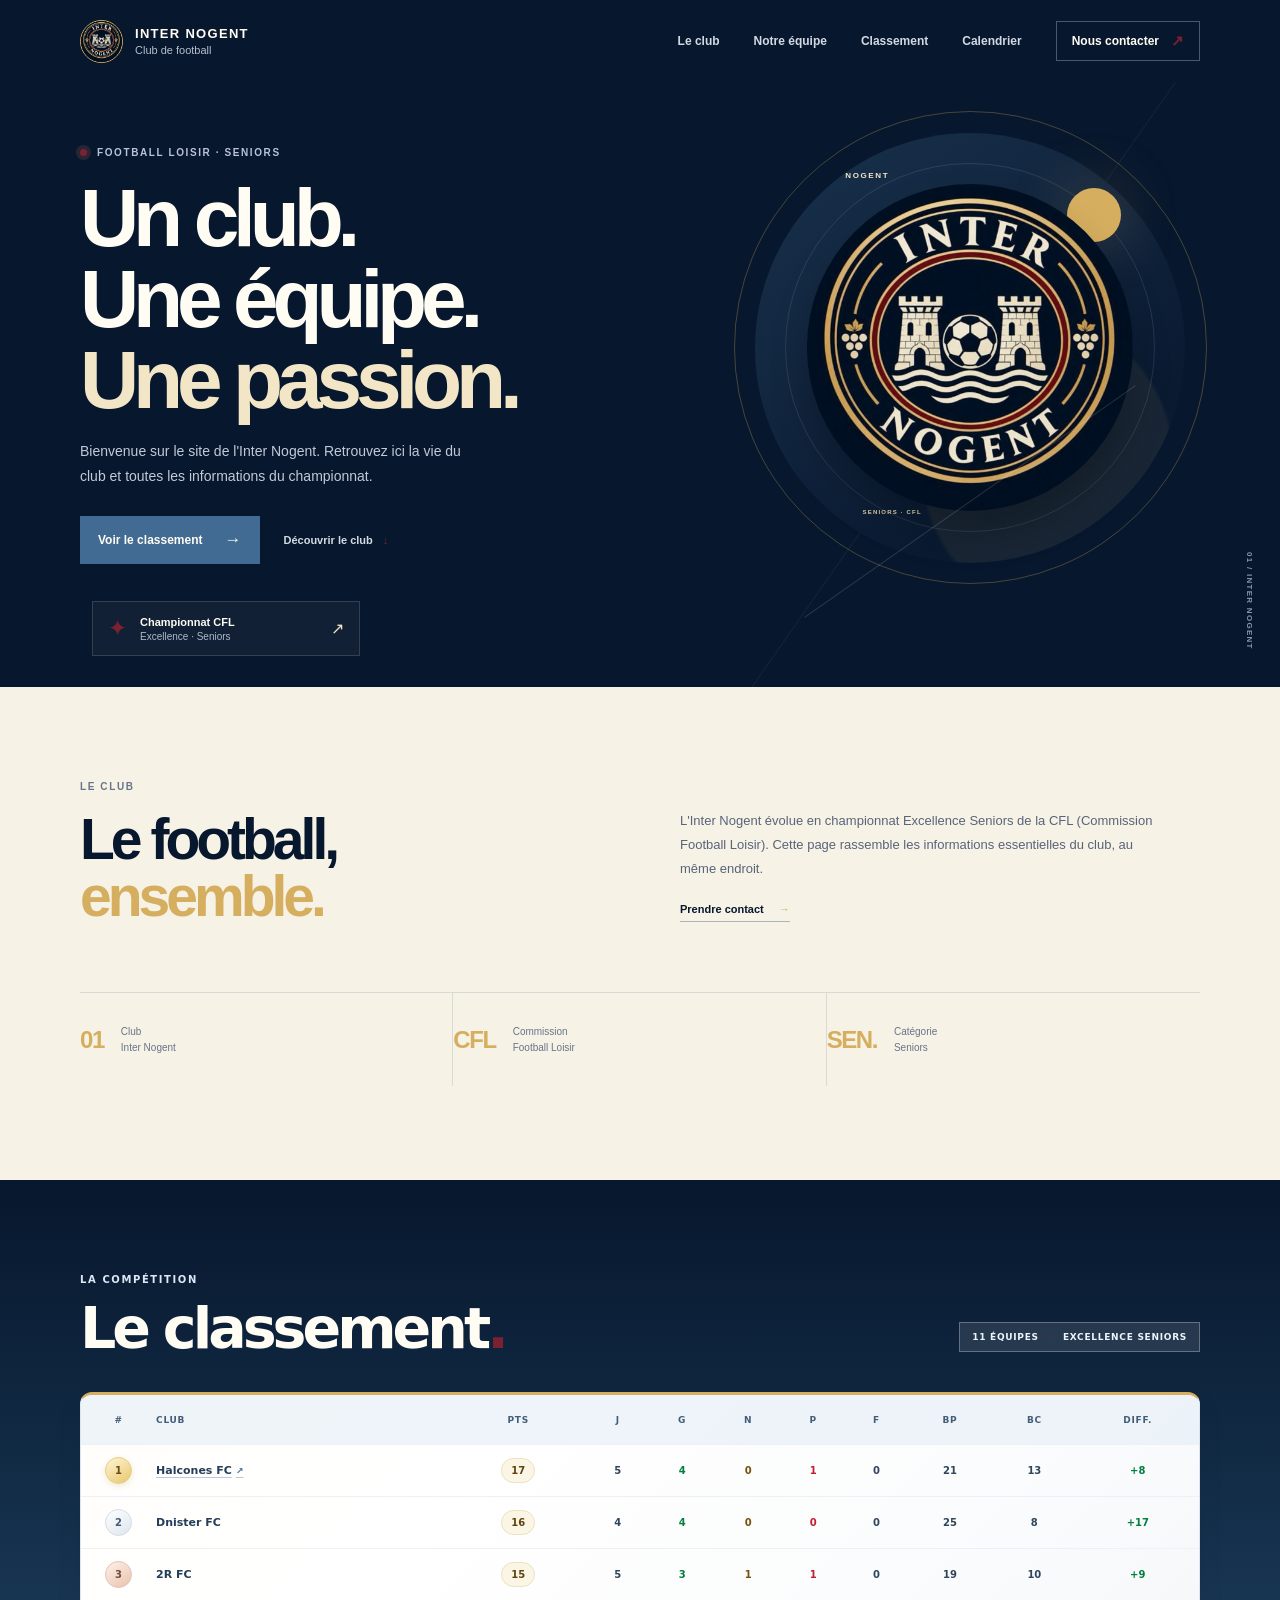
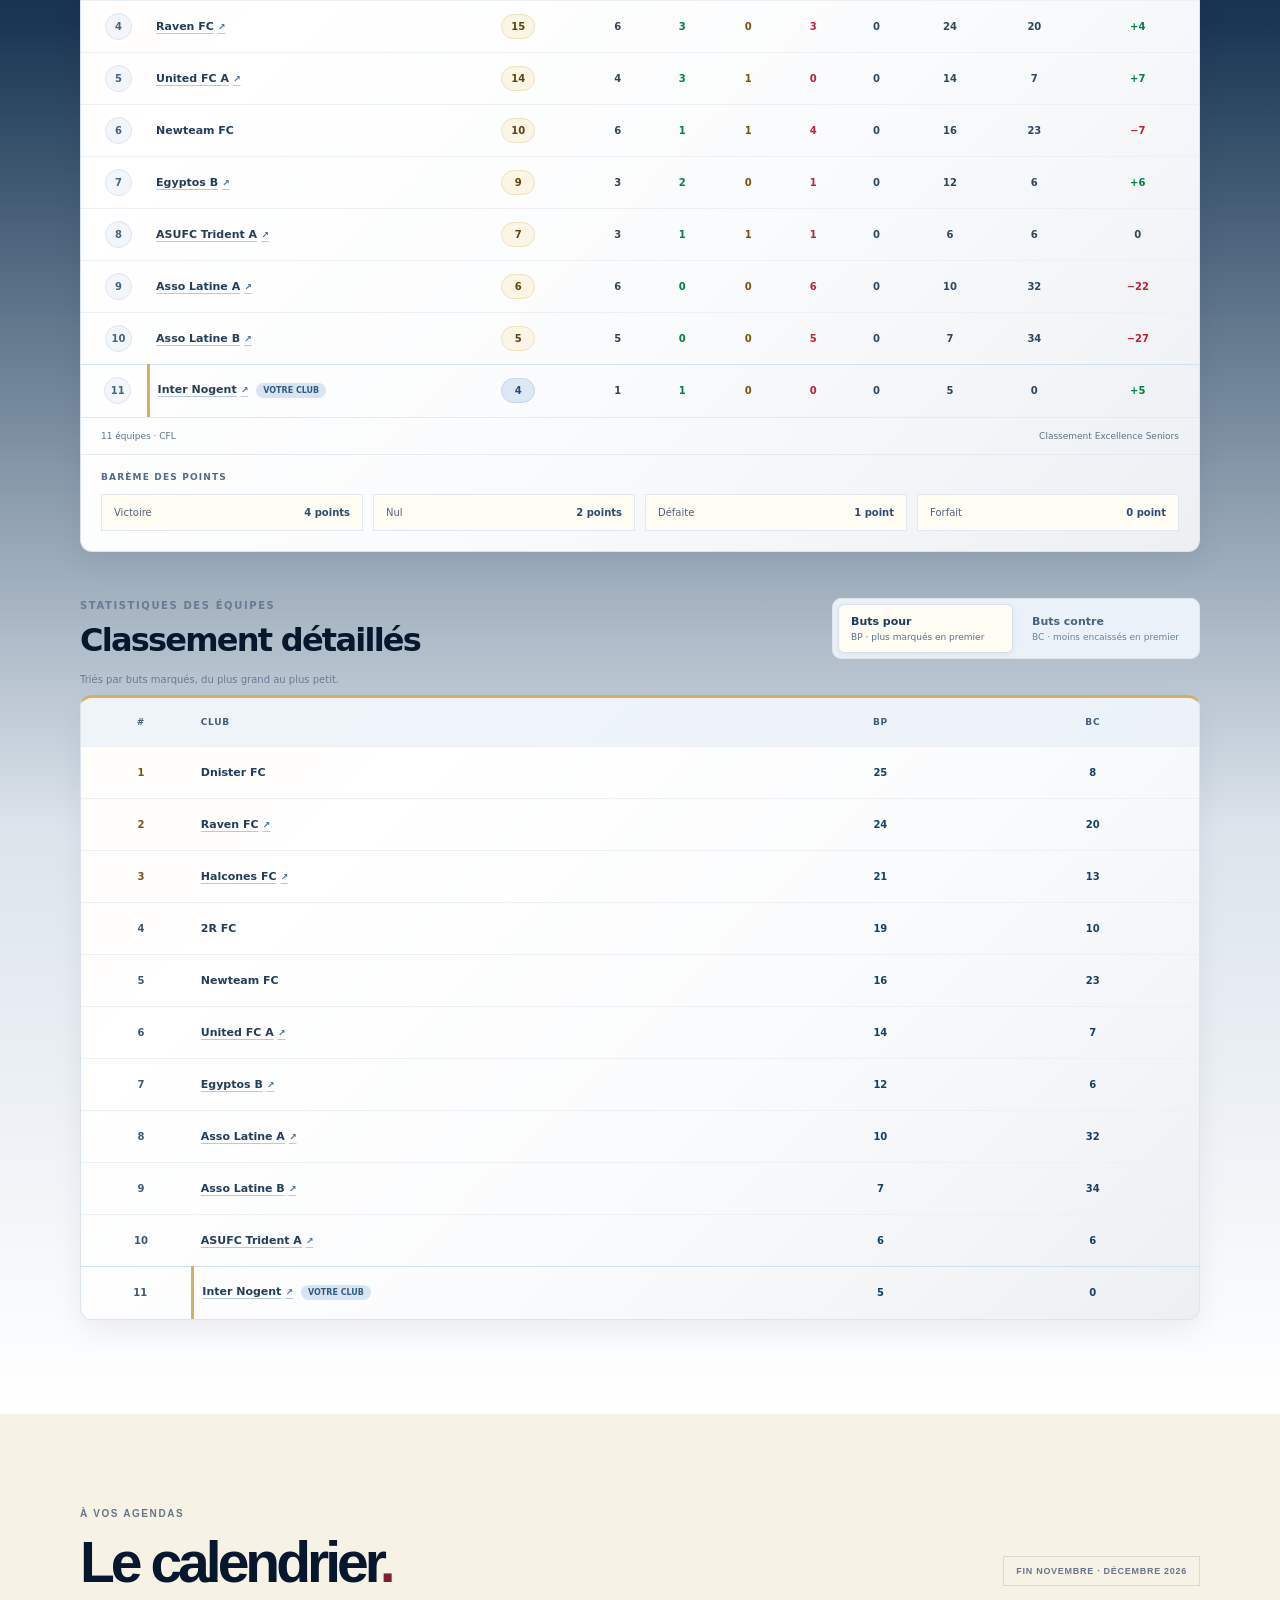
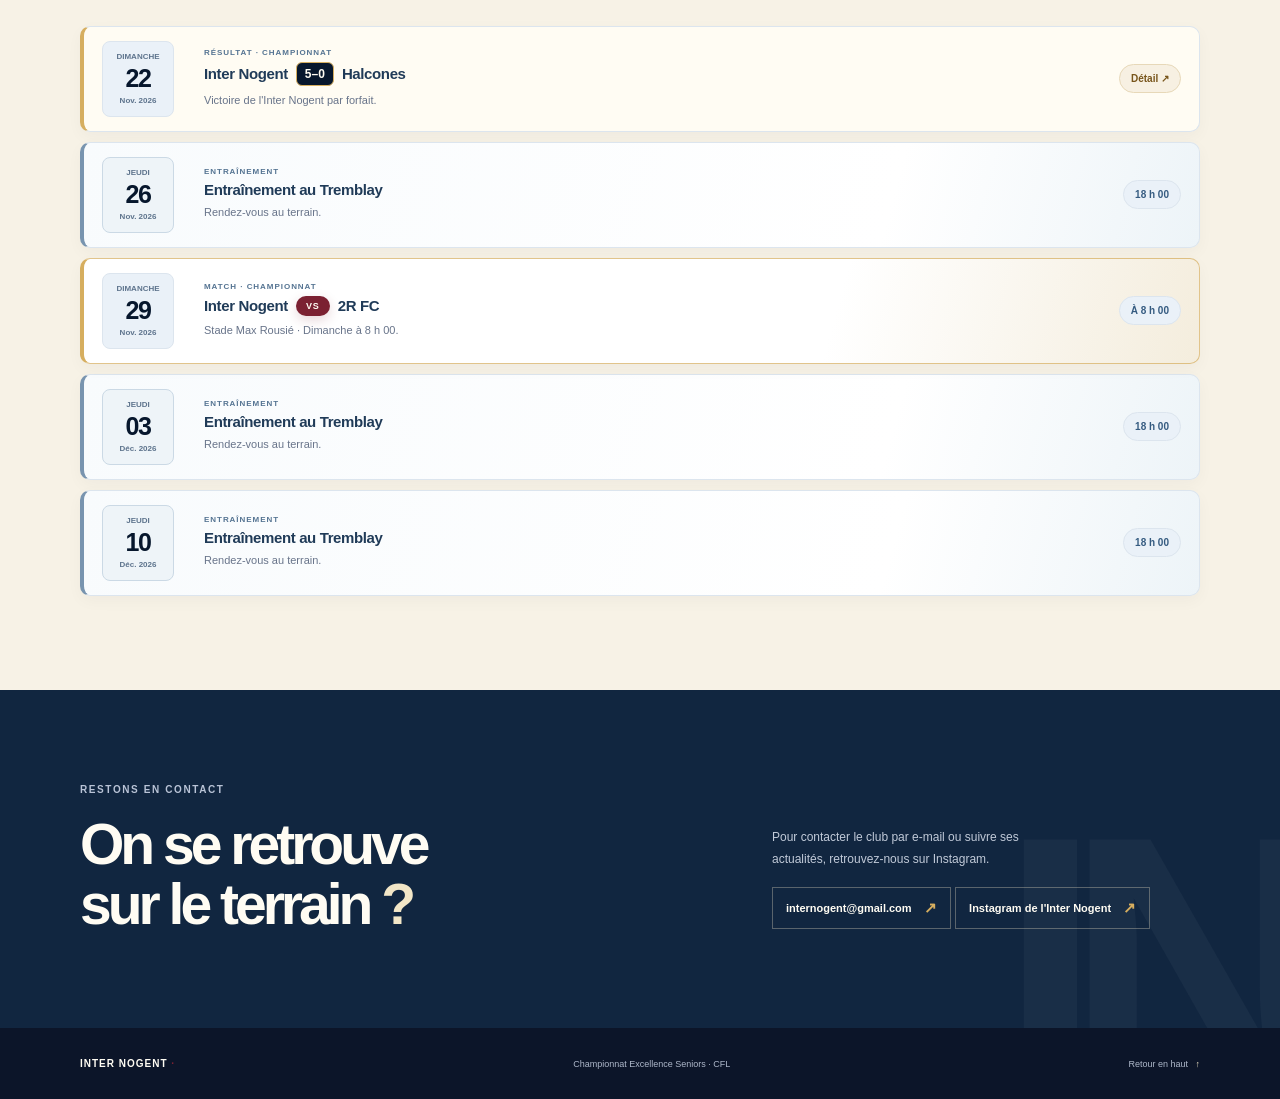
<file: index.html>
<!doctype html>
<html lang="fr">
  <head>
    <meta charset="utf-8" />
    <meta name="viewport" content="width=device-width, initial-scale=1" />
    <meta
      name="description"
      content="Le site officiel de l'Inter Nogent : classement, calendrier et actualités du club."
    />
    <meta name="theme-color" content="#07172D" />
    <title>Inter Nogent — Football loisir</title>
    <link rel="stylesheet" href="styles.css" />
    <script src="standings.js" defer></script>
  </head>
  <body>
    <header class="site-header">
      <div class="container header-content">
        <a class="brand" href="#accueil" aria-label="Inter Nogent, accueil">
          <img class="brand-mark" src="image.png" alt="" />
          <span class="brand-copy">
            <span class="brand-name">INTER NOGENT</span>
            <span class="brand-caption">Club de football</span>
          </span>
        </a>

        <nav class="desktop-nav" aria-label="Navigation principale">
          <a href="#club">Le club</a>
          <a href="joueurs.html">Notre équipe</a>
          <a href="#classement">Classement</a>
          <a href="#calendrier">Calendrier</a>
          <a
            class="nav-contact"
            href="https://www.instagram.com/internogent?cnvx=MTkzeTdwaTN0MzJtcA=="
            target="_blank"
            rel="noopener noreferrer"
          >
            Nous contacter <span aria-hidden="true">↗</span>
          </a>
        </nav>

        <details class="mobile-menu">
          <summary aria-label="Ouvrir le menu de navigation">
            <span></span>
            <span></span>
          </summary>
          <nav aria-label="Navigation mobile">
            <a href="#club">Le club</a>
            <a href="joueurs.html">Notre équipe</a>
            <a href="#classement">Classement</a>
            <a href="#calendrier">Calendrier</a>
            <a
              href="https://www.instagram.com/internogent?cnvx=MTkzeTdwaTN0MzJtcA=="
              target="_blank"
              rel="noopener noreferrer"
            >
              Instagram du club ↗
            </a>
          </nav>
        </details>
      </div>
    </header>

    <main>
      <section class="hero" id="accueil">
        <div class="hero-lines" aria-hidden="true"></div>
        <div class="container hero-content">
          <div class="hero-copy">
            <p class="eyebrow"><span class="live-dot"></span> Football loisir · Seniors</p>
            <h1>Un club.<br />Une équipe.<br /><span>Une passion.</span></h1>
            <p class="hero-description">
              Bienvenue sur le site de l'Inter Nogent. Retrouvez ici la vie du club et
              toutes les informations du championnat.
            </p>
            <div class="hero-actions">
              <a class="button button-primary" href="#classement">
                Voir le classement <span aria-hidden="true">→</span>
              </a>
              <a class="text-link" href="#club">Découvrir le club <span aria-hidden="true">↓</span></a>
            </div>
          </div>

          <div class="hero-art">
            <div class="art-ring art-ring-outer"></div>
            <div class="art-ring art-ring-inner"></div>
            <div class="art-sun"></div>
            <img class="hero-logo" src="image.png" alt="Blason de l'Inter Nogent" />
            <span class="art-label art-label-top">NOGENT</span>
            <span class="art-label art-label-bottom">SENIORS · CFL</span>
          </div>

          <div class="league-ribbon">
            <span class="ribbon-icon" aria-hidden="true">✦</span>
            <span><strong>Championnat CFL</strong><small>Excellence · Seniors</small></span>
            <span class="ribbon-arrow" aria-hidden="true">↗</span>
          </div>
        </div>
        <div class="hero-index" aria-hidden="true">01 / INTER NOGENT</div>
      </section>

      <section class="club-intro section-padding" id="club">
        <div class="container intro-grid">
          <div>
            <p class="eyebrow eyebrow-dark">Le club</p>
            <h2>Le football,<br /><span>ensemble.</span></h2>
          </div>
          <div class="intro-copy">
            <p>
              L'Inter Nogent évolue en championnat Excellence Seniors de la CFL
              (Commission Football Loisir). Cette page rassemble les informations
              essentielles du club, au même endroit.
            </p>
            <a class="underlined-link" href="#contact">Prendre contact <span aria-hidden="true">→</span></a>
          </div>
          <div class="club-facts">
            <div class="fact">
              <span class="fact-number">01</span>
              <span class="fact-label">Club<br />Inter Nogent</span>
            </div>
            <div class="fact">
              <span class="fact-number">CFL</span>
              <span class="fact-label">Commission<br />Football Loisir</span>
            </div>
            <div class="fact">
              <span class="fact-number">SEN.</span>
              <span class="fact-label">Catégorie<br />Seniors</span>
            </div>
          </div>
        </div>
      </section>

      <section class="competition section-padding" id="classement">
        <div class="container">
          <div class="section-heading">
            <div>
              <p class="eyebrow">La compétition</p>
              <h2>Le classement<span class="heading-period">.</span></h2>
            </div>
            <span class="section-tag">11 équipes <span>·</span> Excellence Seniors</span>
          </div>
          <div class="table-wrap">
            <div class="table-scroll" role="region" aria-label="Classement CFL, défilement horizontal possible" tabindex="0">
              <table class="standings-table">
                <caption class="sr-only">
                  Classement du championnat CFL Excellence Seniors, sans la forme des
                  équipes.
                </caption>
                <thead>
                  <tr>
                    <th scope="col">#</th>
                    <th scope="col">Club</th>
                    <th scope="col">Pts</th>
                    <th scope="col">J</th>
                    <th scope="col">G</th>
                    <th scope="col">N</th>
                    <th scope="col">P</th>
                    <th scope="col">F</th>
                    <th scope="col">BP</th>
                    <th scope="col">BC</th>
                    <th scope="col">Diff.</th>
                  </tr>
                </thead>
                <tbody>
                  <tr class="ranking-leading"><td class="position-cell"><span class="rank-badge rank-badge--gold">1</span></td><td><span class="team-name"><a class="team-link" href="https://www.instagram.com/halcones_fc_paris?gwpx=MWZ2cGU4bHJ5MzFyYQ==" target="_blank" rel="noopener noreferrer">Halcones FC</a></span></td><td class="points-cell"><span class="points-badge">17</span></td><td>5</td><td>4</td><td>0</td><td>1</td><td>0</td><td>21</td><td>13</td><td class="diff-positive">+8</td></tr>
                  <tr class="ranking-leading"><td class="position-cell"><span class="rank-badge rank-badge--silver">2</span></td><td><span class="team-name">Dnister FC</span></td><td class="points-cell"><span class="points-badge">16</span></td><td>4</td><td>4</td><td>0</td><td>0</td><td>0</td><td>25</td><td>8</td><td class="diff-positive">+17</td></tr>
                  <tr class="ranking-leading"><td class="position-cell"><span class="rank-badge rank-badge--bronze">3</span></td><td><span class="team-name">2R FC</span></td><td class="points-cell"><span class="points-badge">15</span></td><td>5</td><td>3</td><td>1</td><td>1</td><td>0</td><td>19</td><td>10</td><td class="diff-positive">+9</td></tr>
                  <tr><td class="position-cell"><span class="rank-badge">4</span></td><td><span class="team-name"><a class="team-link" href="https://www.instagram.com/fc_raven_2025?bqrl=MTlzaWo2NnNjMHpqNA==" target="_blank" rel="noopener noreferrer">Raven FC</a></span></td><td class="points-cell"><span class="points-badge">15</span></td><td>6</td><td>3</td><td>0</td><td>3</td><td>0</td><td>24</td><td>20</td><td class="diff-positive">+4</td></tr>
                  <tr><td class="position-cell"><span class="rank-badge">5</span></td><td><span class="team-name"><a class="team-link" href="https://www.instagram.com/fc_united_2010?jplx=MTh6bGxpamcxdDN1eQ==" target="_blank" rel="noopener noreferrer">United FC A</a></span></td><td class="points-cell"><span class="points-badge">14</span></td><td>4</td><td>3</td><td>1</td><td>0</td><td>0</td><td>14</td><td>7</td><td class="diff-positive">+7</td></tr>
                  <tr><td class="position-cell"><span class="rank-badge">6</span></td><td><span class="team-name">Newteam FC</span></td><td class="points-cell"><span class="points-badge">10</span></td><td>6</td><td>1</td><td>1</td><td>4</td><td>0</td><td>16</td><td>23</td><td class="diff-negative">−7</td></tr>
                  <tr><td class="position-cell"><span class="rank-badge">7</span></td><td><span class="team-name"><a class="team-link" href="https://www.instagram.com/egyptosfc?cnvx=MWM1cmVwcTBzbTNudA==" target="_blank" rel="noopener noreferrer">Egyptos B</a></span></td><td class="points-cell"><span class="points-badge">9</span></td><td>3</td><td>2</td><td>0</td><td>1</td><td>0</td><td>12</td><td>6</td><td class="diff-positive">+6</td></tr>
                  <tr><td class="position-cell"><span class="rank-badge">8</span></td><td><span class="team-name"><a class="team-link" href="https://www.instagram.com/asufc_trident?knvt=MXNoeHRxZTBwbDFzaQ==" target="_blank" rel="noopener noreferrer">ASUFC Trident A</a></span></td><td class="points-cell"><span class="points-badge">7</span></td><td>3</td><td>1</td><td>1</td><td>1</td><td>0</td><td>6</td><td>6</td><td>0</td></tr>
                  <tr><td class="position-cell"><span class="rank-badge">9</span></td><td><span class="team-name"><a class="team-link" href="https://www.instagram.com/associationlatinefc?bqrl=MWhudHZ0cXJ4bHRkdA==" target="_blank" rel="noopener noreferrer">Asso Latine A</a></span></td><td class="points-cell"><span class="points-badge">6</span></td><td>6</td><td>0</td><td>0</td><td>6</td><td>0</td><td>10</td><td>32</td><td class="diff-negative">−22</td></tr>
                  <tr><td class="position-cell"><span class="rank-badge">10</span></td><td><span class="team-name"><a class="team-link" href="https://www.instagram.com/associationlatinefc?bqrl=MWhudHZ0cXJ4bHRkdA==" target="_blank" rel="noopener noreferrer">Asso Latine B</a></span></td><td class="points-cell"><span class="points-badge">5</span></td><td>5</td><td>0</td><td>0</td><td>5</td><td>0</td><td>7</td><td>34</td><td class="diff-negative">−27</td></tr>
                  <tr class="club-inter-nogent"><td class="position-cell"><span class="rank-badge">11</span></td><td><span class="team-name"><a class="team-link" href="https://www.instagram.com/internogent?cnvx=MTkzeTdwaTN0MzJtcA==" target="_blank" rel="noopener noreferrer">Inter Nogent</a></span><span class="self-tag">Votre club</span></td><td class="points-cell"><span class="points-badge">4</span></td><td>1</td><td>1</td><td>0</td><td>0</td><td>0</td><td>5</td><td>0</td><td class="diff-positive">+5</td></tr>
                </tbody>
              </table>
            </div>
            <p class="table-scroll-hint">Fais défiler le tableau horizontalement pour voir toutes les colonnes.</p>
            <div class="table-footer">
              <span>11 équipes · CFL</span>
              <span>Classement Excellence Seniors</span>
            </div>
            <div class="scoring">
              <p class="scoring-title">Barème des points</p>
              <div class="scoring-list">
                <div class="scoring-item"><span>Victoire</span><strong>4 points</strong></div>
                <div class="scoring-item"><span>Nul</span><strong>2 points</strong></div>
                <div class="scoring-item"><span>Défaite</span><strong>1 point</strong></div>
                <div class="scoring-item"><span>Forfait</span><strong>0 point</strong></div>
              </div>
            </div>
          </div>
          <section class="detailed-standings" aria-labelledby="detailed-standings-title">
            <div class="detailed-heading">
              <div>
                <p class="eyebrow eyebrow-dark">Statistiques des équipes</p>
                <h3 id="detailed-standings-title">Classement détaillés</h3>
              </div>
              <div class="sort-controls" role="group" aria-label="Trier le classement détaillé">
                <button class="sort-button" type="button" data-sort="bp" aria-pressed="true">
                  <span>Buts pour</span>
                  <small>BP · plus marqués en premier</small>
                </button>
                <button class="sort-button" type="button" data-sort="bc" aria-pressed="false">
                  <span>Buts contre</span>
                  <small>BC · moins encaissés en premier</small>
                </button>
              </div>
            </div>
            <p class="sort-status" id="sort-status" aria-live="polite">
              Tri par buts marqués, du plus grand au plus petit.
            </p>
            <div class="table-wrap">
              <div class="table-scroll" role="region" aria-label="Classement détaillé triable" tabindex="0">
                <table class="detailed-table" aria-describedby="sort-status">
                  <thead>
                    <tr>
                      <th scope="col">#</th>
                      <th scope="col">Club</th>
                      <th scope="col">BP</th>
                      <th scope="col">BC</th>
                    </tr>
                  </thead>
                  <tbody id="detailed-standings-body">
                    <tr><td colspan="4">Active le classement détaillé dans un navigateur compatible JavaScript.</td></tr>
                  </tbody>
                </table>
              </div>
              <p class="table-scroll-hint">Fais défiler le tableau horizontalement pour voir toutes les colonnes.</p>
            </div>
          </section>
        </div>
      </section>

      <section class="calendar section-padding" id="calendrier">
        <div class="container">
          <div class="section-heading">
            <div>
              <p class="eyebrow eyebrow-dark">À vos agendas</p>
              <h2>Le calendrier<span class="heading-period">.</span></h2>
            </div>
            <span class="section-tag section-tag-light">Fin novembre · décembre 2026</span>
          </div>
          <div class="calendar-list">
            <a
              class="calendar-event calendar-event--result"
              href="match-details.html"
              aria-label="Voir le détail du match du 22 novembre 2026 : victoire 5 à 0 de l'Inter Nogent par forfait contre Halcones"
            >
              <time class="event-date" datetime="2026-11-22">
                <span class="event-weekday">Dimanche</span>
                <strong>22</strong>
                <span class="event-month">Nov. 2026</span>
              </time>
              <div class="event-info">
                <span class="event-label">Résultat · championnat</span>
                <h3>
                  <span>Inter Nogent</span>
                  <strong class="event-score">5–0</strong>
                  <span>Halcones</span>
                </h3>
                <p>Victoire de l'Inter Nogent par forfait.</p>
              </div>
              <span class="event-badge event-badge--result">Détail <span aria-hidden="true">↗</span></span>
            </a>
            <article class="calendar-event calendar-event--training">
              <time class="event-date" datetime="2026-11-26T18:00">
                <span class="event-weekday">Jeudi</span>
                <strong>26</strong>
                <span class="event-month">Nov. 2026</span>
              </time>
              <div class="event-info">
                <span class="event-label">Entraînement</span>
                <h3>Entraînement au Tremblay</h3>
                <p>Rendez-vous au terrain.</p>
              </div>
              <time class="event-badge" datetime="18:00">18 h 00</time>
            </article>
            <article class="calendar-event calendar-event--next">
              <time class="event-date" datetime="2026-11-29T08:00">
                <span class="event-weekday">Dimanche</span>
                <strong>29</strong>
                <span class="event-month">Nov. 2026</span>
              </time>
              <div class="event-info">
                <span class="event-label">Match · championnat</span>
                <h3>
                  <span>Inter Nogent</span>
                  <strong class="event-versus">VS</strong>
                  <span>2R FC</span>
                </h3>
                <p>Stade Max Rousié · Dimanche à 8 h 00.</p>
              </div>
              <time class="event-badge event-badge--next" datetime="08:00">À 8 h 00</time>
            </article>
            <article class="calendar-event calendar-event--training">
              <time class="event-date" datetime="2026-12-03T18:00">
                <span class="event-weekday">Jeudi</span>
                <strong>03</strong>
                <span class="event-month">Déc. 2026</span>
              </time>
              <div class="event-info">
                <span class="event-label">Entraînement</span>
                <h3>Entraînement au Tremblay</h3>
                <p>Rendez-vous au terrain.</p>
              </div>
              <time class="event-badge" datetime="18:00">18 h 00</time>
            </article>
            <article class="calendar-event calendar-event--training">
              <time class="event-date" datetime="2026-12-10T18:00">
                <span class="event-weekday">Jeudi</span>
                <strong>10</strong>
                <span class="event-month">Déc. 2026</span>
              </time>
              <div class="event-info">
                <span class="event-label">Entraînement</span>
                <h3>Entraînement au Tremblay</h3>
                <p>Rendez-vous au terrain.</p>
              </div>
              <time class="event-badge" datetime="18:00">18 h 00</time>
            </article>
          </div>
        </div>
      </section>

      <section class="contact section-padding" id="contact">
        <div class="container contact-content">
          <div>
            <p class="eyebrow">Restons en contact</p>
            <h2>On se retrouve<br />sur le terrain<span> ?</span></h2>
          </div>
          <div class="contact-note">
            <p>Pour contacter le club par e-mail ou suivre ses actualités, retrouvez-nous sur Instagram.</p>
            <a class="contact-instagram" href="mailto:internogent@gmail.com">
              internogent@gmail.com <span aria-hidden="true">↗</span>
            </a>
            <a
              class="contact-instagram"
              href="https://www.instagram.com/internogent?cnvx=MTkzeTdwaTN0MzJtcA=="
              target="_blank"
              rel="noopener noreferrer"
            >
              Instagram de l'Inter Nogent <span aria-hidden="true">↗</span>
            </a>
          </div>
        </div>
        <div class="contact-decoration" aria-hidden="true">IN</div>
      </section>
    </main>

    <footer class="site-footer">
      <div class="container footer-content">
        <a class="footer-brand" href="#accueil">INTER NOGENT <span>·</span></a>
        <p>Championnat Excellence Seniors · CFL</p>
        <a href="#accueil">Retour en haut <span aria-hidden="true">↑</span></a>
      </div>
    </footer>
  </body>
</html>
</file>
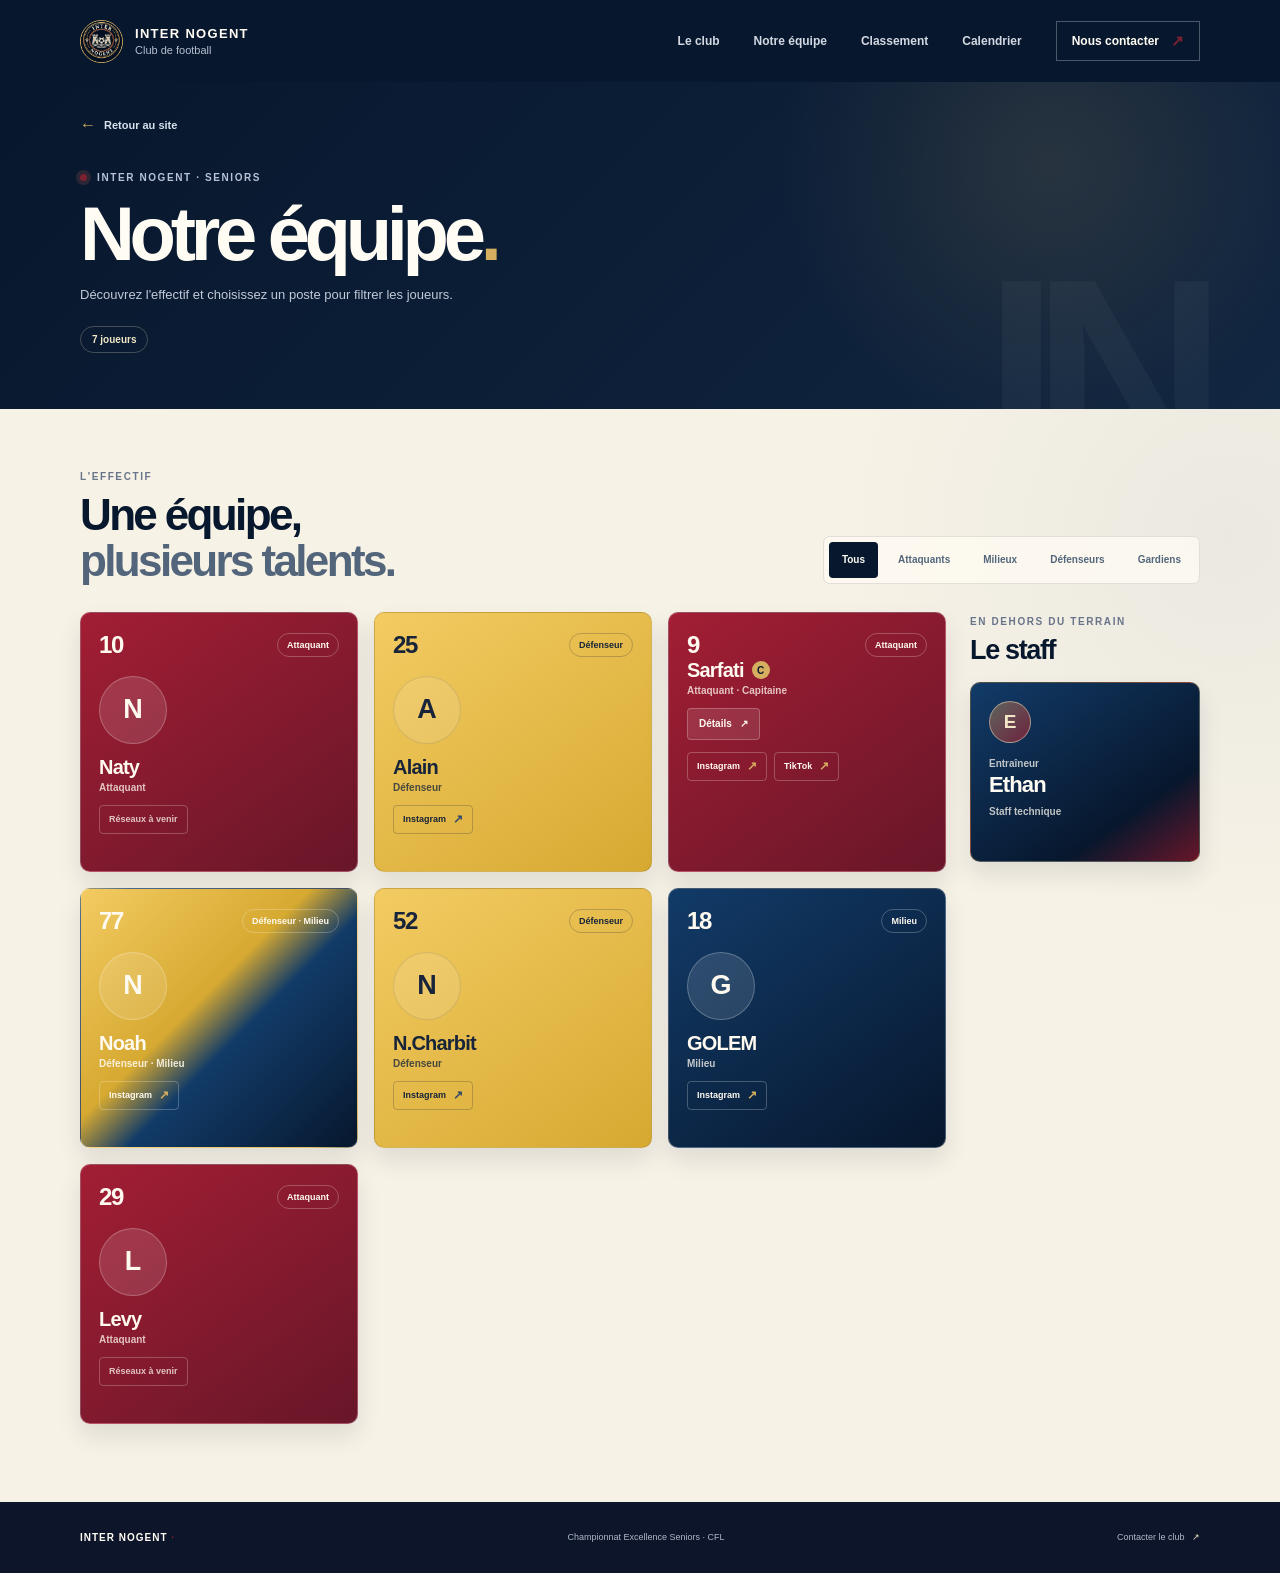
<file: joueurs.html>
<!doctype html>
<html lang="fr">
  <head>
    <meta charset="utf-8" />
    <meta name="viewport" content="width=device-width, initial-scale=1" />
    <meta name="theme-color" content="#07172d" />
    <meta
      name="description"
      content="Découvrez l'équipe de l'Inter Nogent, ses joueurs et son staff."
    />
    <title>Notre équipe — Inter Nogent</title>
    <link rel="stylesheet" href="styles.css" />
    <link rel="stylesheet" href="joueurs.css" />
    <script src="joueurs.js" defer></script>
  </head>
  <body>
    <header class="site-header">
      <div class="container header-content">
        <a class="brand" href="index.html#accueil" aria-label="Inter Nogent, accueil">
          <img class="brand-mark" src="image.png" alt="" />
          <span class="brand-copy">
            <span class="brand-name">INTER NOGENT</span>
            <span class="brand-caption">Club de football</span>
          </span>
        </a>
        <nav class="desktop-nav" aria-label="Navigation principale">
          <a href="index.html#club">Le club</a>
          <a href="joueurs.html" aria-current="page">Notre équipe</a>
          <a href="index.html#classement">Classement</a>
          <a href="index.html#calendrier">Calendrier</a>
          <a class="nav-contact" href="index.html#contact">Nous contacter <span aria-hidden="true">↗</span></a>
        </nav>
        <details class="mobile-menu">
          <summary aria-label="Ouvrir le menu de navigation">
            <span></span>
            <span></span>
          </summary>
          <nav aria-label="Navigation mobile">
            <a href="index.html#club">Le club</a>
            <a href="joueurs.html" aria-current="page">Notre équipe</a>
            <a href="index.html#classement">Classement</a>
            <a href="index.html#calendrier">Calendrier</a>
            <a href="index.html#contact">Nous contacter</a>
          </nav>
        </details>
      </div>
    </header>

    <main class="players-page">
      <section class="players-hero">
        <div class="container players-hero-content">
          <a class="players-back-link" href="index.html#accueil">
            <span aria-hidden="true">←</span> Retour au site
          </a>
          <p class="eyebrow"><span class="live-dot"></span> Inter Nogent · Seniors</p>
          <h1>Notre équipe<span>.</span></h1>
          <p>Découvrez l'effectif et choisissez un poste pour filtrer les joueurs.</p>
          <span class="players-count" id="players-count">7 joueurs</span>
        </div>
        <div class="players-hero-decoration" aria-hidden="true">IN</div>
      </section>

      <section class="players-section" aria-labelledby="players-title">
        <div class="container">
          <div class="players-section-heading">
            <div>
              <p class="eyebrow eyebrow-dark">L'effectif</p>
              <h2 id="players-title">Une équipe,<br /><span>plusieurs talents.</span></h2>
            </div>
            <div class="player-filters" role="group" aria-label="Filtrer les joueurs par poste">
              <button class="player-filter is-active" type="button" data-filter="tous" aria-pressed="true">Tous</button>
              <button class="player-filter" type="button" data-filter="attaquant" aria-pressed="false">Attaquants</button>
              <button class="player-filter" type="button" data-filter="milieu" aria-pressed="false">Milieux</button>
              <button class="player-filter" type="button" data-filter="defenseur" aria-pressed="false">Défenseurs</button>
              <button class="player-filter" type="button" data-filter="gardien" aria-pressed="false">Gardiens</button>
            </div>
          </div>
          <p class="players-status sr-only" id="players-status" aria-live="polite">7 joueurs affichés.</p>

          <div class="players-content-layout">
            <div class="players-roster">
            <div class="players-grid" id="players-grid">
              <article class="player-card player-card--attacker" data-positions="attaquant">
                <div class="player-card-top">
                  <span class="player-number">10</span>
                  <span class="player-position">Attaquant</span>
                </div>
                <div class="player-portrait" aria-hidden="true"><span>N</span></div>
                <h3>Naty</h3>
                <p class="player-role">Attaquant</p>
                <div class="player-socials" aria-label="Réseaux sociaux">
                  <span class="player-social-unavailable">Réseaux à venir</span>
                </div>
              </article>

              <article class="player-card player-card--defender" data-positions="defenseur">
                <div class="player-card-top">
                  <span class="player-number">25</span>
                  <span class="player-position">Défenseur</span>
                </div>
                <div class="player-portrait" aria-hidden="true"><span>A</span></div>
                <h3>Alain</h3>
                <p class="player-role">Défenseur</p>
                <div class="player-socials" aria-label="Réseaux sociaux">
                  <a href="https://www.instagram.com/august1.94?hvrq=MWEwMHJsaXF1dmt5ZA==" target="_blank" rel="noopener noreferrer">Instagram <span aria-hidden="true">↗</span></a>
                </div>
              </article>

              <article class="player-card player-card--attacker" data-positions="attaquant">
                <div class="player-card-top">
                  <span class="player-number">9</span>
                  <span class="player-position">Attaquant</span>
                </div>
                <h3>Sarfati <span class="captain-mark" aria-label="Capitaine">C</span></h3>
                <p class="player-role">Attaquant · Capitaine</p>
                <a class="player-details-link" href="sarfati-details.html">
                  Détails <span aria-hidden="true">↗</span>
                </a>
                <div class="player-socials" aria-label="Réseaux sociaux">
                  <a href="https://www.instagram.com/nath_srft?avpt=MWNndXpia2N0cTZvZg==" target="_blank" rel="noopener noreferrer">Instagram <span aria-hidden="true">↗</span></a>
                  <a href="https://www.tiktok.com/@nathan_srft?_r=1&_t=ZN-9BhXGJKfwXO" target="_blank" rel="noopener noreferrer">TikTok <span aria-hidden="true">↗</span></a>
                </div>
              </article>

              <article class="player-card player-card--hybrid" data-positions="defenseur milieu">
                <div class="player-card-top">
                  <span class="player-number">77</span>
                  <span class="player-position">Défenseur · Milieu</span>
                </div>
                <div class="player-portrait" aria-hidden="true"><span>N</span></div>
                <h3>Noah</h3>
                <p class="player-role">Défenseur · Milieu</p>
                <div class="player-socials" aria-label="Réseaux sociaux">
                  <a href="https://www.instagram.com/noah.ctf77?jplx=ZnFvdGJ2dzB1bzVi" target="_blank" rel="noopener noreferrer">Instagram <span aria-hidden="true">↗</span></a>
                </div>
              </article>

              <article class="player-card player-card--defender" data-positions="defenseur">
                <div class="player-card-top">
                  <span class="player-number">52</span>
                  <span class="player-position">Défenseur</span>
                </div>
                <div class="player-portrait" aria-hidden="true"><span>N</span></div>
                <h3>N.Charbit</h3>
                <p class="player-role">Défenseur</p>
                <div class="player-socials" aria-label="Réseaux sociaux">
                  <a href="https://www.instagram.com/nathan_charbit?dmpr=ZTdjbGphamVzZ2Ix" target="_blank" rel="noopener noreferrer">Instagram <span aria-hidden="true">↗</span></a>
                </div>
              </article>

              <article class="player-card player-card--midfielder" data-positions="milieu">
                <div class="player-card-top">
                  <span class="player-number">18</span>
                  <span class="player-position">Milieu</span>
                </div>
                <div class="player-portrait" aria-hidden="true"><span>G</span></div>
                <h3>GOLEM</h3>
                <p class="player-role">Milieu</p>
                <div class="player-socials" aria-label="Réseaux sociaux">
                  <a href="https://www.instagram.com/lior.marciano.5?hvrq=cjR2ZXg3YzlvYzZr" target="_blank" rel="noopener noreferrer">Instagram <span aria-hidden="true">↗</span></a>
                </div>
              </article>

              <article class="player-card player-card--attacker" data-positions="attaquant">
                <div class="player-card-top">
                  <span class="player-number">29</span>
                  <span class="player-position">Attaquant</span>
                </div>
                <div class="player-portrait" aria-hidden="true"><span>L</span></div>
                <h3>Levy</h3>
                <p class="player-role">Attaquant</p>
                <div class="player-socials" aria-label="Réseaux sociaux">
                  <span class="player-social-unavailable">Réseaux à venir</span>
                </div>
              </article>
            </div>
            <p class="players-empty" id="players-empty" hidden>Aucun joueur pour ce poste pour le moment.</p>
            </div>
            <aside class="staff-section" aria-labelledby="staff-title">
              <p class="eyebrow eyebrow-dark">En dehors du terrain</p>
              <h2 id="staff-title">Le staff</h2>
              <article class="staff-card">
                <span class="staff-mark" aria-hidden="true">E</span>
                <p class="staff-role">Entraîneur</p>
                <h3>Ethan</h3>
                <p class="staff-caption">Staff technique</p>
              </article>
            </aside>
          </div>
        </div>
      </section>
    </main>

    <footer class="site-footer">
      <div class="container footer-content">
        <a class="footer-brand" href="index.html#accueil">INTER NOGENT <span>·</span></a>
        <p>Championnat Excellence Seniors · CFL</p>
        <a href="index.html#contact">Contacter le club <span aria-hidden="true">↗</span></a>
      </div>
    </footer>
  </body>
</html>
</file>
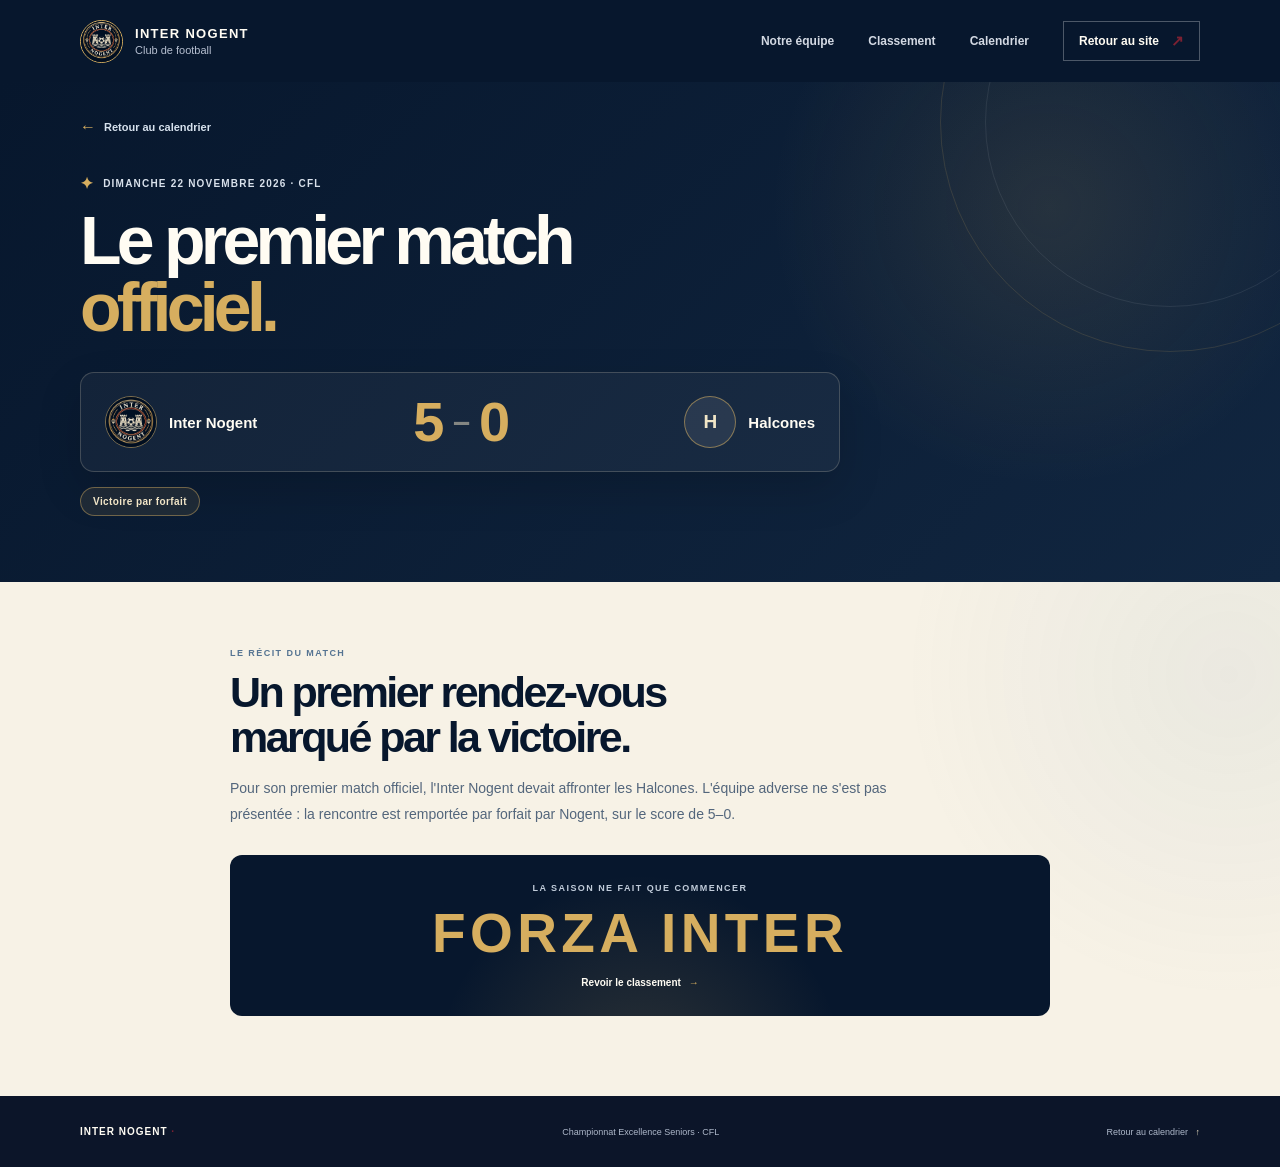
<file: match-details.html>
<!doctype html>
<html lang="fr">
  <head>
    <meta charset="utf-8" />
    <meta name="viewport" content="width=device-width, initial-scale=1" />
    <meta name="theme-color" content="#07172d" />
    <meta
      name="description"
      content="Le premier match officiel de l'Inter Nogent : victoire 5–0 par forfait contre les Halcones."
    />
    <title>Premier match officiel — Inter Nogent</title>
    <link rel="stylesheet" href="styles.css" />
    <link rel="stylesheet" href="match.css" />
  </head>
  <body>
    <header class="site-header">
      <div class="container header-content">
        <a class="brand" href="index.html#accueil" aria-label="Inter Nogent, accueil">
          <img class="brand-mark" src="image.png" alt="" />
          <span class="brand-copy">
            <span class="brand-name">INTER NOGENT</span>
            <span class="brand-caption">Club de football</span>
          </span>
        </a>
        <nav class="desktop-nav" aria-label="Navigation principale">
          <a href="joueurs.html">Notre équipe</a>
          <a href="index.html#classement">Classement</a>
          <a href="index.html#calendrier">Calendrier</a>
          <a class="nav-contact" href="index.html#contact">Retour au site <span aria-hidden="true">↗</span></a>
        </nav>
        <details class="mobile-menu">
          <summary aria-label="Ouvrir le menu de navigation">
            <span></span>
            <span></span>
          </summary>
          <nav aria-label="Navigation mobile">
            <a href="joueurs.html">Notre équipe</a>
            <a href="index.html#classement">Classement</a>
            <a href="index.html#calendrier">Calendrier</a>
            <a href="index.html#contact">Retour au site</a>
          </nav>
        </details>
      </div>
    </header>

    <main class="match-page">
      <section class="match-hero">
        <div class="container match-hero-content">
          <a class="match-back-link" href="index.html#calendrier">
            <span aria-hidden="true">←</span> Retour au calendrier
          </a>
          <p class="match-kicker"><span aria-hidden="true">✦</span> Dimanche 22 novembre 2026 · CFL</p>
          <h1>Le premier match<br /><span>officiel.</span></h1>

          <div class="match-scoreboard" aria-label="Résultat final : Inter Nogent 5, Halcones 0">
            <div class="match-team">
              <img src="image.png" alt="" />
              <span>Inter Nogent</span>
            </div>
            <div class="match-score" aria-hidden="true">
              <span>5</span><span class="match-score-divider">–</span><span>0</span>
            </div>
            <div class="match-team match-team-opponent">
              <span class="opponent-mark" aria-hidden="true">H</span>
              <span>Halcones</span>
            </div>
          </div>
          <span class="match-result-label">Victoire par forfait</span>
        </div>
        <div class="match-ornament match-ornament-one" aria-hidden="true"></div>
        <div class="match-ornament match-ornament-two" aria-hidden="true"></div>
      </section>

      <section class="match-story-section">
        <div class="container match-story">
          <p class="match-section-label">Le récit du match</p>
          <h2>Un premier rendez-vous<br />marqué par la victoire.</h2>
          <p class="match-story-copy">
            Pour son premier match officiel, l'Inter Nogent devait affronter les
            Halcones. L'équipe adverse ne s'est pas présentée : la rencontre est
            remportée par forfait par Nogent, sur le score de 5–0.
          </p>


          <div class="match-forza">
            <span>La saison ne fait que commencer</span>
            <strong>FORZA INTER</strong>
            <a href="index.html#classement">Revoir le classement <span aria-hidden="true">→</span></a>
          </div>
        </div>
      </section>
    </main>

    <footer class="site-footer">
      <div class="container footer-content">
        <a class="footer-brand" href="index.html#accueil">INTER NOGENT <span>·</span></a>
        <p>Championnat Excellence Seniors · CFL</p>
        <a href="index.html#calendrier">Retour au calendrier <span aria-hidden="true">↑</span></a>
      </div>
    </footer>
  </body>
</html>
</file>
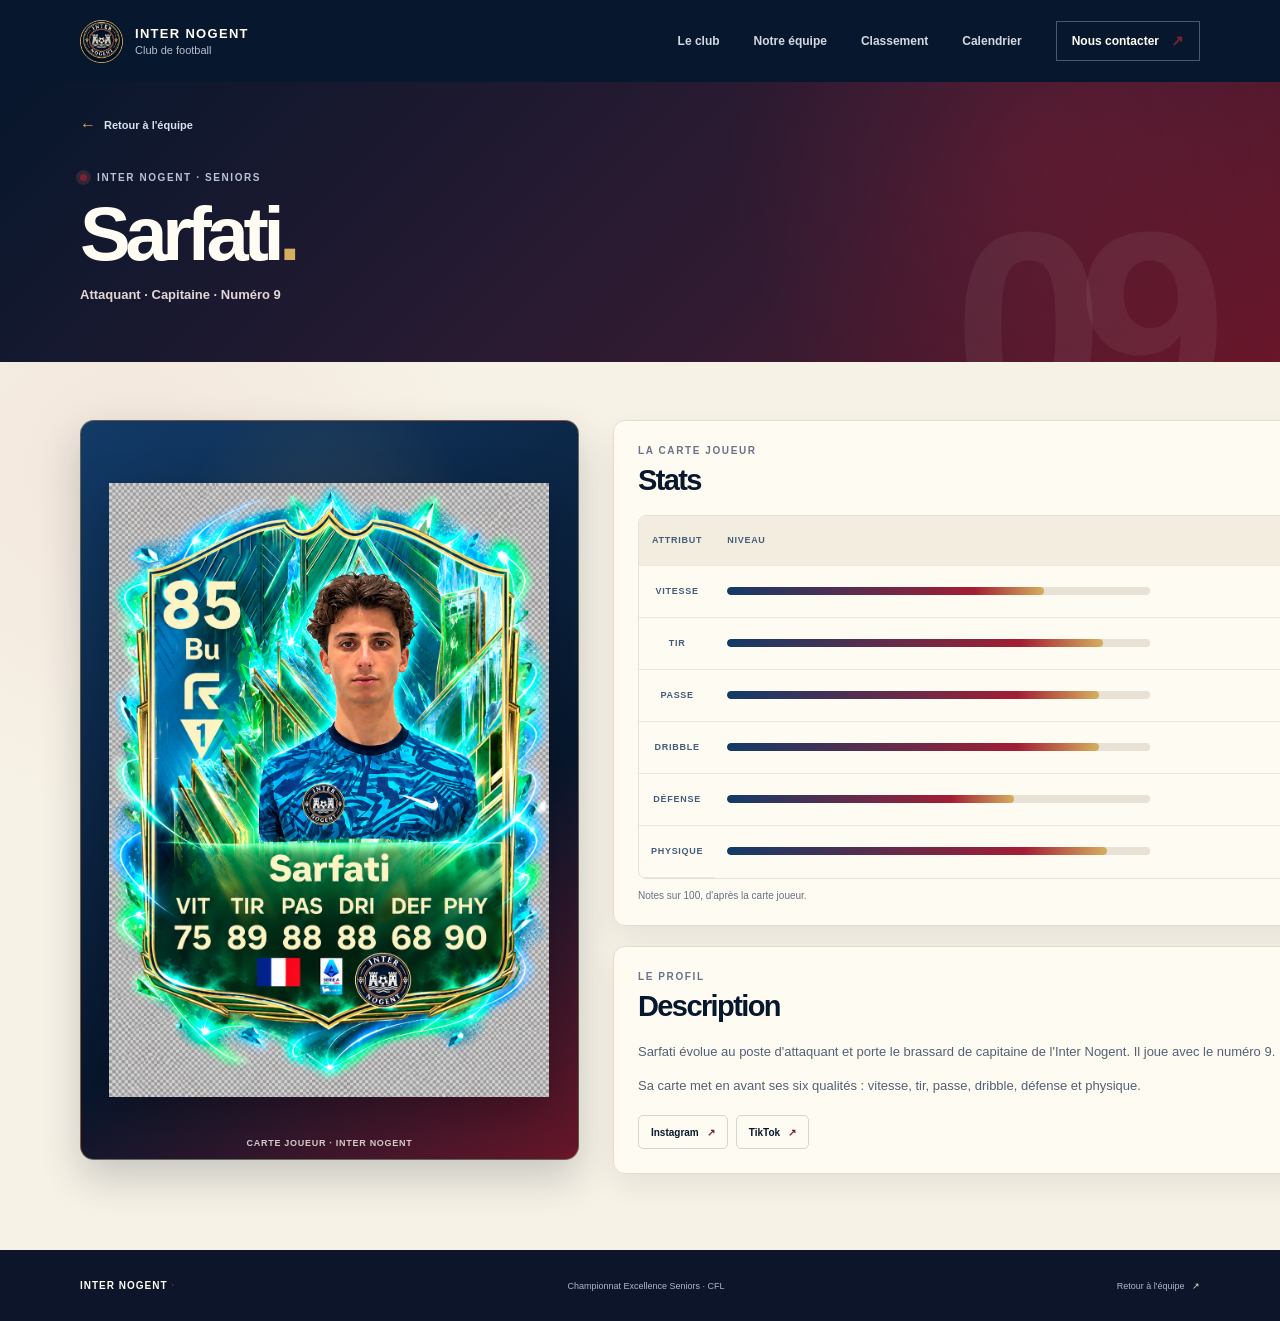
<file: sarfati-details.html>
<!doctype html>
<html lang="fr">
  <head>
    <meta charset="utf-8" />
    <meta name="viewport" content="width=device-width, initial-scale=1" />
    <meta name="theme-color" content="#07172d" />
    <meta
      name="description"
      content="Découvrez la carte, les statistiques et le profil de Sarfati, attaquant et capitaine de l'Inter Nogent."
    />
    <title>Sarfati — Notre équipe — Inter Nogent</title>
    <link rel="stylesheet" href="styles.css" />
    <link rel="stylesheet" href="joueurs.css" />
    <link rel="stylesheet" href="sarfati-details.css" />
    <script src="sarfati-details.js" defer></script>
  </head>
  <body>
    <header class="site-header">
      <div class="container header-content">
        <a class="brand" href="index.html#accueil" aria-label="Inter Nogent, accueil">
          <img class="brand-mark" src="image.png" alt="" />
          <span class="brand-copy">
            <span class="brand-name">INTER NOGENT</span>
            <span class="brand-caption">Club de football</span>
          </span>
        </a>
        <nav class="desktop-nav" aria-label="Navigation principale">
          <a href="index.html#club">Le club</a>
          <a href="joueurs.html" aria-current="page">Notre équipe</a>
          <a href="index.html#classement">Classement</a>
          <a href="index.html#calendrier">Calendrier</a>
          <a class="nav-contact" href="index.html#contact">Nous contacter <span aria-hidden="true">↗</span></a>
        </nav>
        <details class="mobile-menu">
          <summary aria-label="Ouvrir le menu de navigation">
            <span></span>
            <span></span>
          </summary>
          <nav aria-label="Navigation mobile">
            <a href="index.html#club">Le club</a>
            <a href="joueurs.html" aria-current="page">Notre équipe</a>
            <a href="index.html#classement">Classement</a>
            <a href="index.html#calendrier">Calendrier</a>
            <a href="index.html#contact">Nous contacter</a>
          </nav>
        </details>
      </div>
    </header>

    <main>
      <section class="players-hero sarfati-hero">
        <div class="container players-hero-content">
          <a class="players-back-link" href="joueurs.html">
            <span aria-hidden="true">←</span> Retour à l'équipe
          </a>
          <p class="eyebrow"><span class="live-dot"></span> Inter Nogent · Seniors</p>
          <h1>Sarfati<span>.</span></h1>
          <p>Attaquant · Capitaine · Numéro 9</p>
        </div>
        <div class="players-hero-decoration" aria-hidden="true">09</div>
      </section>

      <section class="sarfati-details" aria-label="Carte et profil de Sarfati">
        <div class="container sarfati-details-grid">
          <figure class="sarfati-card-art">
            <img
              src="Sarfati%20image.png"
              alt="Carte complète de Sarfati, joueur de l'Inter Nogent"
              width="1061"
              height="1482"
            />
            <figcaption>Carte joueur · Inter Nogent</figcaption>
          </figure>

          <div class="sarfati-profile">
            <section class="sarfati-panel" aria-labelledby="sarfati-stats-title">
              <p class="eyebrow eyebrow-dark">La carte joueur</p>
              <h2 id="sarfati-stats-title">Stats</h2>
              <div class="sarfati-table-scroll" tabindex="0" aria-label="Tableau des statistiques de Sarfati">
                <table class="sarfati-stats-table">
                  <thead>
                    <tr>
                      <th scope="col">Attribut</th>
                      <th scope="col">Niveau</th>
                      <th scope="col">Note</th>
                    </tr>
                  </thead>
                  <tbody id="sarfati-stats">
                    <tr>
                      <td colspan="3">Chargement des statistiques…</td>
                    </tr>
                  </tbody>
                </table>
              </div>
              <p class="sarfati-stats-note">Notes sur 100, d'après la carte joueur.</p>
            </section>

            <section class="sarfati-panel sarfati-description" aria-labelledby="sarfati-description-title">
              <p class="eyebrow eyebrow-dark">Le profil</p>
              <h2 id="sarfati-description-title">Description</h2>
              <p>
                Sarfati évolue au poste d'attaquant et porte le brassard de capitaine
                de l'Inter Nogent. Il joue avec le numéro 9.
              </p>
              <p>
                Sa carte met en avant ses six qualités : vitesse, tir, passe,
                dribble, défense et physique.
              </p>
              <div class="sarfati-socials" aria-label="Réseaux sociaux de Sarfati">
                <a href="https://www.instagram.com/nath_srft?avpt=MWNndXpia2N0cTZvZg==" target="_blank" rel="noopener noreferrer">Instagram <span aria-hidden="true">↗</span></a>
                <a href="https://www.tiktok.com/@nathan_srft?_r=1&_t=ZN-9BhXGJKfwXO" target="_blank" rel="noopener noreferrer">TikTok <span aria-hidden="true">↗</span></a>
              </div>
            </section>
          </div>
        </div>
      </section>
    </main>

    <footer class="site-footer">
      <div class="container footer-content">
        <a class="footer-brand" href="index.html#accueil">INTER NOGENT <span>·</span></a>
        <p>Championnat Excellence Seniors · CFL</p>
        <a href="joueurs.html">Retour à l'équipe <span aria-hidden="true">↗</span></a>
      </div>
    </footer>
  </body>
</html>
</file>
<file: styles.css>
:root {
  color-scheme: light;
  --navy: #07172d;
  --navy-soft: #112640;
  --gold: #d6ae5f;
  --cream: #f2e6c7;
  --burgundy: #7b2132;
  --blue: #426b94;
  --blue-pale: #eaf1f8;
  --paper: #f7f2e6;
  --white: #fffcf3;
  --muted: #b8ac92;
  --line: rgba(242, 230, 199, 0.16);
  --font-body: "Avenir Next", Avenir, "Segoe UI", sans-serif;
}

* {
  box-sizing: border-box;
}

html {
  scroll-behavior: smooth;
}

body {
  margin: 0;
  background: var(--paper);
  color: var(--navy);
  font-family: var(--font-body);
  -webkit-font-smoothing: antialiased;
}

a {
  color: inherit;
  text-decoration: none;
}

button,
a,
summary {
  -webkit-tap-highlight-color: transparent;
}

a:focus-visible,
button:focus-visible,
summary:focus-visible,
.table-scroll:focus-visible {
  outline: 3px solid var(--burgundy);
  outline-offset: 4px;
}

.container {
  width: min(1120px, calc(100% - 48px));
  margin-inline: auto;
}

.site-header {
  position: relative;
  z-index: 5;
  background: var(--navy);
  color: var(--white);
}

.header-content {
  display: flex;
  min-height: 82px;
  align-items: center;
  justify-content: space-between;
}

.brand {
  display: inline-flex;
  align-items: center;
  gap: 12px;
}

.brand-mark {
  display: block;
  width: 43px;
  height: 43px;
  border: 1px solid var(--gold);
  border-radius: 50%;
  object-fit: cover;
}

.brand-copy {
  display: grid;
  gap: 3px;
}

.brand-name,
.footer-brand {
  font-size: 13px;
  font-weight: 850;
  letter-spacing: 0.1em;
}

.brand-caption {
  color: #b6bfd0;
  font-size: 11px;
}

.desktop-nav {
  display: flex;
  align-items: center;
  gap: 34px;
  color: #d3d9e3;
  font-size: 12px;
  font-weight: 600;
}

.desktop-nav a,
.footer-content a {
  transition: color 160ms ease;
}

.desktop-nav a:hover,
.footer-content a:hover {
  color: var(--cream);
}

.desktop-nav .nav-contact {
  display: inline-flex;
  min-height: 40px;
  align-items: center;
  gap: 12px;
  padding: 0 15px;
  border: 1px solid rgba(255, 255, 255, 0.28);
  color: var(--white);
}

.nav-contact span {
  color: var(--burgundy);
  font-size: 15px;
}

.mobile-menu {
  display: none;
}

.hero {
  position: relative;
  overflow: hidden;
  min-height: 605px;
  background: var(--navy);
  color: var(--white);
}

.hero-content {
  position: relative;
  display: grid;
  min-height: 605px;
  grid-template-columns: 1fr 0.9fr;
  align-items: center;
  padding-top: 20px;
  padding-bottom: 90px;
}

.hero-copy {
  position: relative;
  z-index: 2;
  max-width: 520px;
  padding-top: 12px;
}

.eyebrow {
  display: flex;
  align-items: center;
  gap: 10px;
  margin: 0 0 19px;
  color: #b9c3d6;
  font-size: 10px;
  font-weight: 800;
  letter-spacing: 0.16em;
  text-transform: uppercase;
}

.live-dot {
  width: 7px;
  height: 7px;
  border-radius: 50%;
  background: var(--burgundy);
  box-shadow: 0 0 0 4px rgba(255, 118, 94, 0.14);
}

h1,
h2,
h3,
p {
  margin-top: 0;
}

.hero h1 {
  margin-bottom: 19px;
  font-size: clamp(52px, 6.7vw, 82px);
  font-weight: 850;
  letter-spacing: -0.075em;
  line-height: 0.99;
}

.hero h1 span,
.contact h2 span {
  color: var(--cream);
}

.hero-description {
  max-width: 390px;
  margin-bottom: 27px;
  color: #c1cad8;
  font-size: 14px;
  line-height: 1.8;
}

.hero-actions {
  display: flex;
  align-items: center;
  gap: 24px;
}

.button {
  display: inline-flex;
  min-height: 48px;
  align-items: center;
  justify-content: center;
  gap: 22px;
  padding: 0 18px;
  font-size: 12px;
  font-weight: 750;
  transition: transform 160ms ease, background 160ms ease;
}

.button:hover {
  transform: translateY(-2px);
}

.button-primary {
  background: var(--blue);
  color: var(--white);
}

.button-primary:hover {
  background: #527ba5;
}

.button-primary span {
  font-size: 17px;
}

.text-link {
  color: #d4dae4;
  font-size: 11px;
  font-weight: 650;
}

.text-link span {
  margin-left: 7px;
  color: var(--burgundy);
}

.hero-art {
  position: relative;
  width: min(100%, 430px);
  aspect-ratio: 1;
  justify-self: end;
  margin: -4px 15px 0 0;
  border-radius: 50%;
  background:
    radial-gradient(ellipse at 68% 77%, rgba(214, 174, 95, 0.08) 0 30%, transparent 31%),
    linear-gradient(145deg, #18304a 5%, #10233c 48%, #091a31 75%);
}

.hero-art::before,
.hero-art::after {
  position: absolute;
  content: "";
  pointer-events: none;
}

.hero-art::before {
  inset: 7%;
  border: 1px solid rgba(255, 255, 255, 0.1);
  border-radius: 50%;
}

.hero-art::after {
  right: 3%;
  bottom: 14%;
  left: 3%;
  height: 1px;
  background: rgba(255, 255, 255, 0.14);
  transform: rotate(-35deg);
}

.art-ring {
  position: absolute;
  border: 1px solid rgba(214, 174, 95, 0.3);
  border-radius: 50%;
}

.art-ring-outer {
  inset: -5%;
}

.art-ring-inner {
  inset: 18%;
  border-color: rgba(214, 174, 95, 0.15);
}

.art-sun {
  position: absolute;
  top: 13%;
  right: 15%;
  width: 54px;
  height: 54px;
  border-radius: 50%;
  background: var(--gold);
  box-shadow: 0 0 60px rgba(214, 174, 95, 0.28);
}

.hero-logo {
  position: absolute;
  top: 12%;
  left: 12%;
  width: 76%;
  height: 76%;
  border-radius: 50%;
  object-fit: cover;
  filter: drop-shadow(0 22px 18px rgba(0, 0, 0, 0.22));
}

.art-label {
  position: absolute;
  color: var(--cream);
  font-size: 8px;
  font-weight: 800;
  letter-spacing: 0.2em;
}

.art-label-top {
  top: 9%;
  left: 21%;
}

.art-label-bottom {
  bottom: 11%;
  left: 25%;
  color: #d4c49c;
  font-size: 6px;
}

.league-ribbon {
  position: absolute;
  right: 12px;
  bottom: 31px;
  left: 12px;
  display: flex;
  width: fit-content;
  min-width: 268px;
  align-items: center;
  gap: 13px;
  padding: 13px 15px;
  border: 1px solid var(--line);
  background: rgba(255, 255, 255, 0.04);
}

.ribbon-icon {
  color: var(--burgundy);
  font-size: 23px;
}

.league-ribbon strong,
.league-ribbon small {
  display: block;
}

.league-ribbon strong {
  margin-bottom: 3px;
  font-size: 11px;
}

.league-ribbon small {
  color: #aeb8ca;
  font-size: 10px;
}

.ribbon-arrow {
  margin-left: auto;
  color: var(--cream);
}

.hero-index {
  position: absolute;
  right: 26px;
  bottom: 37px;
  color: #8995aa;
  font-size: 8px;
  font-weight: 700;
  letter-spacing: 0.16em;
  writing-mode: vertical-rl;
}

.hero-lines {
  position: absolute;
  top: -32%;
  right: 24%;
  width: 1px;
  height: 160%;
  background: rgba(255, 255, 255, 0.055);
  transform: rotate(35deg);
}

.section-padding {
  padding-block: 94px;
}

.club-intro {
  background: var(--paper);
}

.intro-grid {
  display: grid;
  grid-template-columns: 1fr 1fr;
  gap: 28px 80px;
  align-items: end;
}

.eyebrow-dark {
  color: #68748a;
}

.intro-grid h2,
.section-heading h2 {
  margin: 0;
  font-size: clamp(40px, 5vw, 57px);
  font-weight: 850;
  letter-spacing: -0.07em;
  line-height: 1;
}

.intro-grid h2 span {
  color: var(--gold);
}

.intro-copy {
  padding-bottom: 3px;
}

.intro-copy p {
  max-width: 475px;
  margin-bottom: 18px;
  color: #58647a;
  font-size: 13px;
  line-height: 1.85;
}

.underlined-link {
  display: inline-flex;
  align-items: center;
  gap: 15px;
  padding-bottom: 6px;
  border-bottom: 1px solid #aeb4bf;
  font-size: 11px;
  font-weight: 750;
}

.underlined-link span {
  color: var(--gold);
}

.club-facts {
  display: grid;
  grid-column: 1 / -1;
  grid-template-columns: repeat(3, 1fr);
  margin-top: 39px;
  border-top: 1px solid #d9d9d5;
}

.fact {
  display: flex;
  min-height: 93px;
  align-items: center;
  gap: 17px;
  border-right: 1px solid #d9d9d5;
}

.fact:last-child {
  border-right: 0;
}

.fact-number {
  color: var(--gold);
  font-size: 24px;
  font-weight: 850;
  letter-spacing: -0.06em;
}

.fact-label {
  color: #68748a;
  font-size: 10px;
  line-height: 1.55;
}

.competition {
  background: linear-gradient(
    180deg,
    var(--navy) 0%,
    #183653 24%,
    #dce4ec 68%,
    #fff 100%
  );
  color: var(--navy);
  font-family: system-ui, -apple-system, BlinkMacSystemFont, "Segoe UI", sans-serif;
}

.competition .eyebrow {
  color: #687b91;
}

.competition > .container > .section-heading .eyebrow {
  color: #dce8f4;
}

.competition > .container > .section-heading h2 {
  color: var(--white);
}

.competition .detailed-heading .eyebrow {
  color: #687b91;
}

.competition .section-tag {
  border-color: rgba(255, 255, 255, 0.28);
  background: rgba(255, 255, 255, 0.1);
  color: #edf4fb;
}

.section-heading {
  display: flex;
  align-items: end;
  justify-content: space-between;
  gap: 24px;
  margin-bottom: 35px;
}

.section-heading .eyebrow {
  margin-bottom: 15px;
}

.heading-period {
  color: var(--burgundy);
}

.section-tag {
  display: inline-flex;
  align-items: center;
  gap: 10px;
  margin-bottom: 5px;
  padding: 9px 12px;
  border: 1px solid rgba(255, 255, 255, 0.2);
  color: #d1d8e4;
  font-size: 9px;
  font-weight: 700;
  letter-spacing: 0.08em;
  text-transform: uppercase;
}

.section-tag span {
  color: var(--burgundy);
}

.table-wrap {
  overflow: hidden;
  border: 1px solid #dce5ee;
  border-top: 3px solid var(--gold);
  border-radius: 12px;
  background: linear-gradient(135deg, #fffefb 0%, #fff 24%, #fafbfc 58%, #edf0f3 100%);
  box-shadow: 0 12px 30px rgba(7, 23, 45, 0.06);
}

.table-scroll {
  overflow-x: auto;
}

.table-scroll:focus-visible {
  outline: 3px solid var(--blue);
  outline-offset: -3px;
}

.table-scroll-hint {
  display: none;
}

table {
  width: 100%;
  min-width: 930px;
  border-collapse: collapse;
  text-align: left;
}

thead {
  background: rgba(234, 241, 248, 0.78);
}

th {
  height: 49px;
  padding-inline: 8px;
  color: #435d79;
  font-size: 9px;
  font-weight: 750;
  letter-spacing: 0.08em;
  text-transform: uppercase;
  white-space: nowrap;
}

th:first-child,
td:first-child {
  width: 6%;
  padding-left: 16px;
}

th:nth-child(2),
td:nth-child(2) {
  width: 27%;
}

th:not(:nth-child(2)),
td:not(:nth-child(2)) {
  text-align: center;
}

td {
  height: 52px;
  padding-inline: 8px;
  border-top: 1px solid #edf1f5;
  color: #30465d;
  font-size: 10px;
  font-weight: 600;
}

.position-cell {
  color: #425870;
  font-weight: 750;
}

.rank-badge {
  display: inline-grid;
  width: 27px;
  height: 27px;
  place-items: center;
  border: 1px solid #dce5ee;
  border-radius: 50%;
  background: #f2f6fa;
  color: #49627c;
  font-size: 10px;
  font-weight: 850;
}

.rank-badge--gold {
  border-color: #e7cd82;
  background: linear-gradient(145deg, #fff5d5, #e8c66d);
  color: #684a13;
  box-shadow: 0 2px 6px rgba(181, 139, 43, 0.18);
}

.rank-badge--silver {
  border-color: #d1dce7;
  background: linear-gradient(145deg, #fff, #dce6ee);
  color: #425b74;
}

.rank-badge--bronze {
  border-color: #e2c2b5;
  background: linear-gradient(145deg, #fff1e9, #e8c2ad);
  color: #784b3d;
}

.points-badge {
  display: inline-flex;
  min-width: 34px;
  min-height: 25px;
  align-items: center;
  justify-content: center;
  padding-inline: 8px;
  border: 1px solid #eee1bd;
  border-radius: 99px;
  background: #fbf5e5;
  color: #60440f;
  font-size: 10px;
  font-weight: 850;
}

.team-name {
  color: #243d59;
  font-size: 11px;
  font-weight: 700;
}

.team-link {
  color: inherit;
  text-decoration: underline;
  text-decoration-color: #b7c9dc;
  text-decoration-thickness: 1px;
  text-underline-offset: 3px;
  transition: color 160ms ease, text-decoration-color 160ms ease;
}

.team-link:hover {
  color: var(--blue);
  text-decoration-color: currentColor;
}

.team-link::after {
  margin-left: 4px;
  color: var(--blue);
  content: "↗";
  font-size: 9px;
  text-decoration: none;
}

.ranking-leading .position-cell {
  color: #79550e;
}

.standings-table tbody td:nth-child(5) {
  color: #007f3f;
  font-weight: 750;
}

.standings-table tbody td:nth-child(6) {
  color: #76520f;
  font-weight: 750;
}

.standings-table tbody td:nth-child(7) {
  color: #c21e38;
  font-weight: 750;
}

.points-cell,
.metric-cell {
  color: #173f65;
  font-weight: 850;
}

.diff-positive {
  color: #007f3f;
  font-weight: 700;
}

.diff-negative {
  color: #c21e38;
  font-weight: 700;
}

.club-inter-nogent td {
  border-top-color: #d4e1ef;
  font-weight: 700;
}

.club-inter-nogent td:nth-child(2) {
  border-left: 3px solid var(--gold);
}

.club-inter-nogent .points-badge {
  border-color: #c3d6e8;
  background: #dce9f5;
  color: #264c70;
}

.self-tag {
  display: inline-flex;
  margin-left: 8px;
  padding: 3px 7px;
  border-radius: 99px;
  background: #d7e5f2;
  color: #345b80;
  font-size: 8px;
  font-weight: 750;
  text-transform: uppercase;
  white-space: nowrap;
}

.table-footer {
  display: flex;
  justify-content: space-between;
  padding: 13px 20px;
  border-top: 1px solid #e4eaf1;
  background: transparent;
  color: #60738a;
  font-size: 9px;
}

.scoring {
  padding: 17px 20px 20px;
  border-top: 1px solid #e4eaf1;
  background: transparent;
}

.scoring-title {
  margin-bottom: 12px;
  color: #536b84;
  font-size: 9px;
  font-weight: 750;
  letter-spacing: 0.13em;
  text-transform: uppercase;
}

.scoring-list {
  display: grid;
  grid-template-columns: repeat(4, 1fr);
  gap: 10px;
}

.scoring-item {
  display: flex;
  align-items: center;
  justify-content: space-between;
  gap: 12px;
  padding: 12px;
  border: 1px solid #e1e8ef;
  background: var(--white);
  color: #53657b;
  font-size: 10px;
}

.scoring-item strong {
  color: #284f76;
  font-size: 10px;
  white-space: nowrap;
}

.detailed-standings {
  margin-top: 46px;
}

.detailed-heading {
  display: flex;
  align-items: end;
  justify-content: space-between;
  gap: 24px;
  margin-bottom: 15px;
}

.detailed-heading .eyebrow {
  margin-bottom: 10px;
}

.detailed-heading h3 {
  margin-bottom: 0;
  color: var(--navy);
  font-size: clamp(24px, 3vw, 32px);
  font-weight: 850;
  letter-spacing: -0.055em;
}

.sort-controls {
  display: flex;
  gap: 6px;
  padding: 5px;
  border: 1px solid #dce5ee;
  border-radius: 9px;
  background: var(--blue-pale);
}

.sort-button {
  display: grid;
  min-width: 175px;
  gap: 4px;
  padding: 10px 12px;
  border: 1px solid transparent;
  border-radius: 6px;
  background: transparent;
  color: #49627c;
  cursor: pointer;
  font: inherit;
  text-align: left;
  transition: background 160ms ease, border-color 160ms ease, color 160ms ease;
}

.sort-button span {
  font-size: 11px;
  font-weight: 800;
}

.sort-button small {
  color: #6d8197;
  font-size: 9px;
}

.sort-button[aria-pressed="true"] {
  border-color: #d6e0eb;
  background: var(--white);
  color: #183d62;
  box-shadow: 0 2px 6px rgba(7, 23, 45, 0.06);
}

.sort-button[aria-pressed="true"] small {
  color: #54708c;
}

.sort-button:hover {
  color: var(--navy);
}

.sort-status {
  margin-bottom: 10px;
  color: #687b91;
  font-size: 10px;
}

.detailed-table {
  min-width: 560px;
}

.detailed-table th:first-child,
.detailed-table td:first-child {
  width: 10%;
}

.detailed-table th:nth-child(2),
.detailed-table td:nth-child(2) {
  width: 52%;
}

.detailed-table th:nth-child(3),
.detailed-table td:nth-child(3),
.detailed-table th:nth-child(4),
.detailed-table td:nth-child(4) {
  width: 19%;
}

.calendar {
  background: var(--paper);
}

.section-tag-light {
  border-color: #d9d9d5;
  color: #68748a;
}

.calendar-list {
  display: grid;
  gap: 10px;
}

.calendar-event {
  display: grid;
  grid-template-columns: 84px minmax(0, 1fr) 110px;
  align-items: center;
  gap: 18px;
  padding: 14px 18px;
  border: 1px solid #dce5ee;
  border-radius: 10px;
  background: var(--white);
  box-shadow: 0 5px 16px rgba(7, 23, 45, 0.035);
  transition: transform 160ms ease, box-shadow 160ms ease, border-color 160ms ease;
}

.calendar-event--result {
  border-left: 4px solid var(--gold);
  color: inherit;
  text-decoration: none;
}

.calendar-event--result:hover {
  border-color: var(--gold);
  box-shadow: 0 9px 22px rgba(7, 23, 45, 0.1);
  transform: translateY(-2px);
}

.calendar-event--next {
  position: relative;
  overflow: hidden;
  border: 1px solid rgba(214, 174, 95, 0.72);
  border-left: 4px solid var(--gold);
  background: linear-gradient(105deg, #fff 0%, #fff 67%, #f4eddd 100%);
  animation: next-match-pulse 2.8s ease-in-out infinite;
}

.calendar-event--training {
  border-left: 4px solid #7894af;
  background: linear-gradient(105deg, #f8fbfd 0%, #fff 72%, #edf4f8 100%);
}

.calendar-event--training .event-date {
  border-color: #cbd9e5;
  background: #eef4f8;
}

.calendar-event--next::after {
  content: "";
  position: absolute;
  top: -35%;
  bottom: -35%;
  width: 32%;
  background: linear-gradient(90deg, transparent, rgba(214, 174, 95, 0.18), transparent);
  transform: translateX(-180%) rotate(12deg);
  animation: next-match-shine 3.6s ease-in-out infinite;
  pointer-events: none;
}

.event-versus {
  display: inline-flex;
  min-width: 34px;
  justify-content: center;
  padding: 5px 7px;
  border-radius: 99px;
  background: var(--burgundy);
  color: var(--white);
  font-size: 9px;
  letter-spacing: 0.08em;
  box-shadow: 0 4px 12px rgba(123, 33, 50, 0.18);
}

@keyframes next-match-pulse {
  0%,
  100% {
    box-shadow: 0 5px 16px rgba(7, 23, 45, 0.035);
  }
  50% {
    box-shadow: 0 9px 28px rgba(214, 174, 95, 0.24);
  }
}

@keyframes next-match-shine {
  0%,
  38% {
    transform: translateX(-180%) rotate(12deg);
  }
  68%,
  100% {
    transform: translateX(520%) rotate(12deg);
  }
}

.event-badge--next {
  border-color: #dcc68e;
  background: var(--navy);
  color: var(--white);
}

.event-date {
  display: grid;
  width: 72px;
  height: 76px;
  align-content: center;
  justify-items: center;
  border: 1px solid #dce5ee;
  border-radius: 8px;
  background: var(--blue-pale);
  color: #284663;
  line-height: 1.15;
}

.event-weekday {
  color: #5e748d;
  font-size: 8px;
  font-weight: 750;
  text-transform: uppercase;
}

.event-date strong {
  margin-block: 3px;
  color: var(--navy);
  font-size: 25px;
  letter-spacing: -0.06em;
}

.event-month {
  color: #5e748d;
  font-size: 8px;
  font-weight: 650;
}

.event-info {
  min-width: 0;
}

.event-label {
  display: block;
  margin-bottom: 5px;
  color: #557492;
  font-size: 8px;
  font-weight: 800;
  letter-spacing: 0.12em;
  text-transform: uppercase;
}

.event-info h3 {
  display: flex;
  flex-wrap: wrap;
  align-items: center;
  gap: 8px;
  margin-bottom: 5px;
  color: #203b58;
  font-size: 15px;
  font-weight: 800;
  letter-spacing: -0.025em;
}

.event-score {
  display: inline-flex;
  padding: 4px 8px;
  border: 1px solid var(--gold);
  border-radius: 6px;
  background: var(--navy);
  color: var(--white);
  font-size: 12px;
  letter-spacing: 0;
  animation: club-score-pulse 2.2s ease-in-out 2;
}

@keyframes club-score-pulse {
  0%,
  100% {
    border-color: var(--gold);
    box-shadow: 0 0 0 0 rgba(214, 174, 95, 0);
  }

  50% {
    border-color: var(--burgundy);
    box-shadow: 0 0 0 4px rgba(123, 33, 50, 0.12);
  }
}

.event-info p {
  margin-bottom: 0;
  color: #68748a;
  font-size: 11px;
  line-height: 1.7;
}

.event-badge {
  justify-self: end;
  padding: 8px 11px;
  border: 1px solid #dce5ee;
  border-radius: 99px;
  background: var(--blue-pale);
  color: #355b80;
  font-size: 10px;
  font-weight: 800;
  text-align: center;
  white-space: nowrap;
}

.event-badge--result {
  border-color: #e7d8b8;
  background: #f7f0e2;
  color: #78551b;
}

.contact {
  position: relative;
  overflow: hidden;
  background: var(--navy-soft);
  color: var(--white);
}

.contact-content {
  position: relative;
  z-index: 1;
  display: grid;
  grid-template-columns: 1.2fr 0.8fr;
  align-items: end;
  gap: 50px;
}

.contact h2 {
  margin-bottom: 0;
  font-size: clamp(40px, 5vw, 57px);
  font-weight: 850;
  letter-spacing: -0.07em;
  line-height: 1.06;
}

.contact-note {
  padding-bottom: 5px;
}

.contact-note p {
  max-width: 280px;
  margin-bottom: 17px;
  color: #c1cad8;
  font-size: 12px;
  line-height: 1.8;
}

.contact-instagram {
  display: inline-flex;
  min-height: 42px;
  align-items: center;
  gap: 12px;
  padding: 0 13px;
  border: 1px solid rgba(242, 230, 199, 0.32);
  color: var(--white);
  font-size: 11px;
  font-weight: 750;
  transition: border-color 160ms ease, background 160ms ease;
}

.contact-instagram:hover {
  border-color: var(--gold);
  background: rgba(214, 174, 95, 0.1);
}

.contact-instagram span {
  color: var(--gold);
  font-size: 15px;
}

.contact-decoration {
  position: absolute;
  right: -15px;
  bottom: -123px;
  color: rgba(255, 255, 255, 0.035);
  font-size: 370px;
  font-weight: 900;
  letter-spacing: -0.1em;
  line-height: 1;
  pointer-events: none;
}

.site-footer {
  background: #0c1529;
  color: #aeb8ca;
}

.footer-content {
  display: flex;
  min-height: 71px;
  align-items: center;
  justify-content: space-between;
  gap: 20px;
  font-size: 9px;
}

.footer-brand {
  color: var(--white);
  font-size: 10px;
}

.footer-brand span {
  color: var(--burgundy);
}

.footer-content p {
  margin: 0;
}

.footer-content a:last-child span {
  margin-left: 5px;
  color: var(--cream);
}

.sr-only {
  position: absolute;
  width: 1px;
  height: 1px;
  overflow: hidden;
  clip: rect(0, 0, 0, 0);
  white-space: nowrap;
  clip-path: inset(50%);
}

@media (max-width: 760px) {
  .container {
    width: min(100% - 36px, 560px);
  }

  .header-content {
    min-height: 72px;
  }

  .desktop-nav {
    display: none;
  }

  .mobile-menu {
    position: relative;
    display: block;
  }

  .mobile-menu summary {
    display: grid;
    width: 42px;
    height: 42px;
    align-content: center;
    justify-items: center;
    gap: 6px;
    border: 1px solid rgba(255, 255, 255, 0.3);
    list-style: none;
    cursor: pointer;
  }

  .mobile-menu summary::-webkit-details-marker {
    display: none;
  }

  .mobile-menu summary span {
    width: 17px;
    height: 1px;
    background: var(--white);
  }

  .mobile-menu nav {
    position: absolute;
    top: 51px;
    right: 0;
    display: grid;
    width: 190px;
    gap: 0;
    padding: 8px 15px;
    border: 1px solid var(--line);
    background: var(--navy);
    box-shadow: 0 12px 30px rgba(0, 0, 0, 0.25);
  }

  .mobile-menu nav a {
    padding: 13px 2px;
    border-bottom: 1px solid var(--line);
    color: #d3d9e3;
    font-size: 12px;
  }

  .mobile-menu nav a:last-child {
    border-bottom: 0;
  }

  .hero,
  .hero-content {
    min-height: 690px;
  }

  .hero-content {
    grid-template-columns: 1fr;
    align-content: start;
    padding-top: 61px;
    padding-bottom: 110px;
  }

  .hero-copy {
    max-width: 420px;
    padding-top: 0;
  }

  .hero h1 {
    font-size: clamp(56px, 12vw, 78px);
  }

  .hero-description {
    max-width: 355px;
    font-size: 13px;
  }

  .hero-art {
    position: absolute;
    top: 300px;
    right: -64px;
    width: min(64vw, 330px);
    margin: 0;
    opacity: 0.32;
  }

  .league-ribbon {
    bottom: 25px;
    left: 0;
    min-width: 250px;
  }

  .hero-index {
    right: 12px;
    bottom: 31px;
  }

  .section-padding {
    padding-block: 70px;
  }

  .intro-grid {
    grid-template-columns: 1fr;
    gap: 24px;
  }

  .intro-grid h2,
  .section-heading h2,
  .contact h2 {
    font-size: clamp(42px, 10vw, 55px);
  }

  .intro-copy {
    max-width: 510px;
  }

  .club-facts {
    margin-top: 20px;
  }

  .fact {
    min-height: 84px;
    gap: 9px;
  }

  .fact-number {
    font-size: 19px;
  }

  .fact-label {
    font-size: 9px;
  }

  .section-heading {
    align-items: start;
    flex-direction: column;
    gap: 17px;
    margin-bottom: 25px;
  }

  .section-heading .eyebrow {
    margin-bottom: 12px;
  }

  .table-scroll-hint {
    display: block;
    margin: 8px 12px 0;
    color: #687b91;
    font-size: 9px;
  }

  .standings-table th:first-child,
  .standings-table td:first-child,
  .detailed-table th:first-child,
  .detailed-table td:first-child {
    position: sticky;
    left: 0;
    z-index: 1;
    box-shadow: 1px 0 0 #dce5ee;
  }

  .standings-table th:first-child,
  .standings-table td:first-child {
    width: 48px;
    min-width: 48px;
  }

  .standings-table th:nth-child(2),
  .standings-table td:nth-child(2) {
    position: sticky;
    left: 48px;
    z-index: 1;
    width: 180px;
    min-width: 180px;
    background: var(--white);
    box-shadow: 1px 0 0 #dce5ee;
  }

  .detailed-table {
    min-width: 420px;
    table-layout: fixed;
  }

  .detailed-table th:first-child,
  .detailed-table td:first-child {
    width: 38px;
    min-width: 38px;
  }

  .detailed-table th:nth-child(2),
  .detailed-table td:nth-child(2) {
    position: sticky;
    left: 38px;
    z-index: 1;
    width: 170px;
    min-width: 170px;
    background: var(--white);
    box-shadow: 1px 0 0 #dce5ee;
  }

  .standings-table thead th:first-child,
  .detailed-table thead th:first-child {
    z-index: 3;
    background: var(--blue-pale);
  }

  .standings-table thead th:nth-child(2),
  .detailed-table thead th:nth-child(2) {
    z-index: 2;
    background: var(--blue-pale);
  }

  .standings-table tbody td:first-child,
  .detailed-table tbody td:first-child {
    z-index: 2;
    background: var(--white);
  }

  .standings-table tbody td:nth-child(2),
  .detailed-table tbody td:nth-child(2) {
    z-index: 1;
    background: var(--white);
  }

  .standings-table tbody td:first-child,
  .standings-table tbody td:nth-child(2),
  .detailed-table tbody td:first-child,
  .detailed-table tbody td:nth-child(2) {
    position: sticky;
  }

  .table-footer {
    flex-direction: column;
    gap: 5px;
    padding: 11px 13px;
    font-size: 8px;
  }

  th:first-child,
  td:first-child {
    padding-left: 13px;
  }

  .scoring {
    padding-inline: 12px;
  }

  .scoring-list {
    grid-template-columns: repeat(2, 1fr);
  }

  .detailed-heading {
    align-items: stretch;
    flex-direction: column;
    gap: 14px;
  }

  .sort-controls {
    display: grid;
    width: 100%;
    grid-template-columns: repeat(2, minmax(0, 1fr));
  }

  .sort-button {
    min-width: 0;
    padding-inline: 9px;
  }

  .sort-button small {
    line-height: 1.4;
  }

  .calendar-event {
    grid-template-columns: 66px minmax(0, 1fr);
    gap: 12px;
    padding: 12px;
  }

  .event-date {
    grid-row: 1 / span 2;
    width: 62px;
    height: 72px;
  }

  .event-info h3 {
    gap: 6px;
    font-size: 13px;
  }

  .event-info p {
    font-size: 10px;
  }

  .event-badge {
    grid-column: 2;
    grid-row: 2;
    justify-self: start;
    margin-top: -6px;
  }

  .contact-content {
    grid-template-columns: 1fr;
    gap: 30px;
  }

  .contact-decoration {
    right: -25px;
    bottom: -68px;
    font-size: 230px;
  }

  .footer-content {
    min-height: 86px;
    flex-wrap: wrap;
    justify-content: space-between;
    gap: 5px 15px;
    padding-block: 17px;
  }

  .footer-content p {
    order: 1;
    width: 100%;
  }
}

@media (max-width: 390px) {
  .container {
    width: calc(100% - 30px);
  }

  .hero-actions {
    align-items: flex-start;
    flex-direction: column;
    gap: 16px;
  }

  .hero,
  .hero-content {
    min-height: 730px;
  }

  .hero-art {
    top: 360px;
  }

  .club-facts {
    grid-template-columns: 1fr;
  }

  .fact {
    min-height: 67px;
    border-right: 0;
    border-bottom: 1px solid #d9d9d5;
  }

  .fact:last-child {
    border-bottom: 0;
  }

  .calendar-event {
    grid-template-columns: 58px minmax(0, 1fr);
    gap: 9px;
    padding: 10px;
  }

  .sort-controls {
    gap: 3px;
    padding: 3px;
  }

  .sort-button {
    padding: 8px 7px;
  }

  .sort-button span {
    font-size: 10px;
  }

  .sort-button small {
    font-size: 8px;
  }

  .event-date {
    width: 56px;
  }

  .event-info h3 {
    font-size: 12px;
  }

  .event-badge {
    font-size: 9px;
  }
}

@media (prefers-reduced-motion: reduce) {
  *,
  *::before,
  *::after {
    scroll-behavior: auto !important;
    transition-duration: 0.01ms !important;
  }

  .event-score {
    animation: none;
  }
}
</file>
<file: joueurs.css>
.players-hero {
  position: relative;
  overflow: hidden;
  padding: 34px 0 56px;
  background:
    radial-gradient(circle at 82% 25%, rgba(214, 174, 95, 0.13), transparent 25%),
    linear-gradient(135deg, var(--navy), var(--navy-soft));
  color: var(--white);
}

.players-hero-content {
  position: relative;
  z-index: 1;
}

.players-back-link {
  display: inline-flex;
  align-items: center;
  gap: 8px;
  margin-bottom: 38px;
  color: #d7e2ee;
  font-size: 11px;
  font-weight: 700;
}

.players-back-link span {
  color: var(--gold);
  font-size: 16px;
}

.players-hero .eyebrow {
  margin-bottom: 13px;
}

.players-hero h1 {
  margin: 0 0 12px;
  font-size: clamp(48px, 7vw, 76px);
  font-weight: 850;
  letter-spacing: -0.07em;
  line-height: 1;
}

.players-hero h1 span {
  color: var(--gold);
}

.players-hero-content > p:not(.eyebrow) {
  max-width: 430px;
  margin-bottom: 20px;
  color: #c1cad8;
  font-size: 13px;
  line-height: 1.7;
}

.players-count {
  display: inline-flex;
  padding: 7px 11px;
  border: 1px solid rgba(242, 230, 199, 0.25);
  border-radius: 99px;
  color: var(--cream);
  font-size: 10px;
  font-weight: 750;
}

.players-hero-decoration {
  position: absolute;
  right: max(20px, calc((100vw - 1120px) / 2));
  bottom: -100px;
  color: rgba(255, 255, 255, 0.035);
  font-size: 270px;
  font-weight: 900;
  letter-spacing: -0.1em;
  line-height: 1;
  pointer-events: none;
}

.players-section {
  min-height: 500px;
  padding: 62px 0 78px;
  background:
    radial-gradient(circle at 96% 12%, rgba(66, 107, 148, 0.07), transparent 25%),
    var(--paper);
}

.players-section-heading {
  display: flex;
  align-items: end;
  justify-content: space-between;
  gap: 28px;
  margin-bottom: 28px;
}

.players-section-heading .eyebrow {
  margin-bottom: 10px;
}

.players-section-heading h2 {
  margin: 0;
  color: var(--navy);
  font-size: clamp(32px, 4vw, 44px);
  font-weight: 850;
  letter-spacing: -0.06em;
  line-height: 1.04;
}

.players-section-heading h2 span {
  color: #52657b;
}

.player-filters {
  display: flex;
  flex-wrap: wrap;
  justify-content: flex-end;
  gap: 7px;
  padding: 5px;
  border: 1px solid #e1dfd7;
  border-radius: 7px;
  background: rgba(255, 252, 243, 0.8);
}

.player-filter {
  min-height: 36px;
  padding: 0 13px;
  border: 0;
  border-radius: 4px;
  background: transparent;
  color: #53667c;
  font: inherit;
  font-size: 10px;
  font-weight: 750;
  cursor: pointer;
  transition: background 160ms ease, color 160ms ease;
}

.player-filter:hover {
  background: #e9e5db;
}

.player-filter.is-active {
  background: var(--navy);
  color: var(--white);
}

.players-grid {
  display: grid;
  grid-template-columns: repeat(3, minmax(0, 1fr));
  gap: 16px;
}

.players-content-layout {
  display: grid;
  grid-template-columns: minmax(0, 1fr) 230px;
  align-items: start;
  gap: 24px;
}

.players-roster {
  min-width: 0;
}

.player-card {
  --card-foreground: #fffaf0;
  --card-muted: rgba(255, 250, 240, 0.76);
  --card-border: rgba(255, 255, 255, 0.24);
  min-height: 260px;
  padding: 18px;
  border: 1px solid var(--card-border);
  border-radius: 10px;
  background: var(--card-background);
  color: var(--card-foreground);
  box-shadow: 0 12px 25px rgba(7, 23, 45, 0.1);
  transition: transform 180ms ease, box-shadow 180ms ease;
}

.player-card:hover {
  transform: translateY(-4px);
  box-shadow: 0 18px 34px rgba(7, 23, 45, 0.17);
}

.player-card[hidden] {
  display: none;
}

.player-card--attacker {
  --card-background: linear-gradient(145deg, #a21e34, #681629);
}

.player-card--midfielder {
  --card-background: linear-gradient(145deg, #123b68, #07172d);
}

.player-card--goalkeeper {
  --card-background: linear-gradient(145deg, #7a45a3, #452064);
}

.player-card--defender {
  --card-background: linear-gradient(145deg, #f3cb62, #d6a931);
  --card-foreground: #17243a;
  --card-muted: rgba(23, 36, 58, 0.76);
  --card-border: rgba(23, 36, 58, 0.12);
}

.player-card--defender .player-position,
.player-card--defender .player-socials a {
  border-color: rgba(23, 36, 58, 0.24);
}

.player-card--hybrid {
  --card-background: linear-gradient(135deg, #f3cb62 0%, #d6a931 43%, #123b68 57%, #07172d 100%);
  --card-foreground: #fffaf0;
  --card-muted: rgba(255, 250, 240, 0.88);
}

.player-card-top {
  display: flex;
  align-items: center;
  justify-content: space-between;
  gap: 8px;
}

.player-number {
  font-size: 24px;
  font-weight: 900;
  letter-spacing: -0.06em;
}

.player-position {
  padding: 6px 9px;
  border: 1px solid var(--card-border);
  border-radius: 99px;
  color: var(--card-foreground);
  font-size: 9px;
  font-weight: 750;
}

.player-portrait {
  display: grid;
  width: 68px;
  height: 68px;
  margin: 17px 0 12px;
  place-items: center;
  border: 1px solid var(--card-border);
  border-radius: 50%;
  background: rgba(255, 255, 255, 0.12);
  color: var(--card-foreground);
}

.player-portrait span {
  font-size: 27px;
  font-weight: 850;
}

.player-card h3 {
  display: flex;
  align-items: center;
  gap: 8px;
  margin: 0 0 3px;
  font-size: 20px;
  font-weight: 850;
  letter-spacing: -0.04em;
}

.captain-mark {
  display: inline-grid;
  width: 18px;
  height: 18px;
  place-items: center;
  border-radius: 50%;
  background: var(--gold);
  color: var(--navy);
  font-size: 10px;
  letter-spacing: 0;
}

.player-role {
  margin: 0 0 12px;
  color: var(--card-muted);
  font-size: 10px;
  font-weight: 650;
}

.player-details-link {
  display: inline-flex;
  min-height: 32px;
  align-items: center;
  gap: 8px;
  margin-bottom: 12px;
  padding: 0 11px;
  border: 1px solid var(--card-border);
  border-radius: 4px;
  background: rgba(255, 255, 255, 0.1);
  color: var(--card-foreground);
  font-size: 10px;
  font-weight: 750;
  transition: background 160ms ease, transform 160ms ease;
}

.player-details-link:hover {
  transform: translateY(-1px);
  background: rgba(255, 255, 255, 0.2);
}

.player-socials {
  display: flex;
  flex-wrap: wrap;
  gap: 7px;
}

.player-socials a,
.player-social-unavailable {
  display: inline-flex;
  min-height: 29px;
  align-items: center;
  gap: 7px;
  padding: 0 9px;
  border: 1px solid var(--card-border);
  border-radius: 4px;
  color: var(--card-foreground);
  font-size: 9px;
  font-weight: 750;
}

.player-socials a:hover {
  background: rgba(255, 255, 255, 0.13);
}

.player-socials a span {
  color: var(--gold);
  font-size: 12px;
}

.player-card--defender .player-socials a span {
  color: #314a6a;
}

.player-social-unavailable {
  color: var(--card-muted);
  font-weight: 600;
}

.players-empty {
  padding: 32px;
  border: 1px dashed #c9c4b8;
  color: #53667c;
  font-size: 13px;
  text-align: center;
}

@media (max-width: 900px) {
  .players-grid {
    grid-template-columns: repeat(2, minmax(0, 1fr));
  }
}

.staff-section {
  padding-top: 4px;
}

.staff-section > .eyebrow {
  margin-bottom: 8px;
}

.staff-section h2 {
  margin: 0 0 16px;
  color: var(--navy);
  font-size: 27px;
  font-weight: 850;
  letter-spacing: -0.05em;
}

.staff-card {
  min-height: 180px;
  padding: 18px;
  border: 1px solid rgba(214, 174, 95, 0.34);
  border-radius: 10px;
  background: linear-gradient(145deg, #123b68, #07172d 72%, #681629);
  color: var(--white);
  box-shadow: 0 12px 25px rgba(7, 23, 45, 0.1);
}

.staff-mark {
  display: grid;
  width: 42px;
  height: 42px;
  margin-bottom: 15px;
  place-items: center;
  border: 1px solid rgba(242, 230, 199, 0.5);
  border-radius: 50%;
  background: linear-gradient(135deg, rgba(214, 174, 95, 0.4), rgba(162, 30, 52, 0.65));
  color: var(--cream);
  font-size: 19px;
  font-weight: 850;
}

.staff-role,
.staff-caption {
  margin: 0;
  color: rgba(255, 250, 240, 0.75);
  font-size: 10px;
  font-weight: 700;
}

.staff-card h3 {
  margin: 3px 0 8px;
  font-size: 22px;
  font-weight: 850;
  letter-spacing: -0.04em;
}

@media (max-width: 760px) {
  .players-hero {
    padding: 25px 0 42px;
  }

  .players-back-link {
    margin-bottom: 29px;
  }

  .players-section {
    padding: 48px 0 58px;
  }

  .players-section-heading {
    align-items: flex-start;
    flex-direction: column;
    gap: 20px;
  }

  .players-content-layout {
    grid-template-columns: 1fr;
    gap: 32px;
  }

  .player-filters {
    justify-content: flex-start;
  }

  .player-card {
    padding: 14px;
  }

  .players-grid {
    gap: 11px;
  }

  .player-position {
    font-size: 8px;
  }
}

@media (max-width: 430px) {
  .players-grid {
    grid-template-columns: 1fr;
  }
}

@media (prefers-reduced-motion: reduce) {
  .player-card {
    transition: none;
  }
}
</file>
<file: match.css>
.match-hero {
  position: relative;
  overflow: hidden;
  padding: 36px 0 66px;
  background:
    radial-gradient(circle at 82% 25%, rgba(214, 174, 95, 0.12), transparent 25%),
    linear-gradient(135deg, #07172d, #112640);
  color: var(--white);
}

.match-hero-content {
  position: relative;
  z-index: 1;
}

.match-back-link {
  display: inline-flex;
  align-items: center;
  gap: 8px;
  margin-bottom: 38px;
  color: #d7e2ee;
  font-size: 11px;
  font-weight: 700;
}

.match-back-link span {
  color: var(--gold);
  font-size: 16px;
}

.match-kicker {
  display: flex;
  align-items: center;
  gap: 9px;
  margin-bottom: 14px;
  color: #d9e1eb;
  font-size: 10px;
  font-weight: 800;
  letter-spacing: 0.12em;
  text-transform: uppercase;
}

.match-kicker span {
  color: var(--gold);
  font-size: 16px;
}

.match-hero h1 {
  margin-bottom: 32px;
  font-size: clamp(42px, 6vw, 68px);
  font-weight: 850;
  letter-spacing: -0.07em;
  line-height: 0.98;
}

.match-hero h1 span {
  color: var(--gold);
}

.match-scoreboard {
  display: grid;
  max-width: 760px;
  grid-template-columns: 1fr auto 1fr;
  align-items: center;
  gap: 28px;
  padding: 21px 24px;
  border: 1px solid rgba(242, 230, 199, 0.2);
  border-radius: 14px;
  background: rgba(255, 255, 255, 0.045);
  box-shadow: 0 18px 44px rgba(0, 0, 0, 0.15);
}

.match-team {
  display: flex;
  align-items: center;
  gap: 12px;
  color: var(--white);
  font-size: 15px;
  font-weight: 800;
}

.match-team img,
.opponent-mark {
  display: grid;
  width: 52px;
  height: 52px;
  place-items: center;
  border: 1px solid rgba(214, 174, 95, 0.55);
  border-radius: 50%;
}

.match-team img {
  object-fit: cover;
}

.opponent-mark {
  background: rgba(255, 255, 255, 0.08);
  color: var(--cream);
  font-size: 19px;
}

.match-team-opponent {
  justify-content: flex-end;
  text-align: right;
}

.match-score {
  display: flex;
  align-items: center;
  gap: 12px;
  color: var(--gold);
  font-size: clamp(38px, 5vw, 56px);
  font-weight: 900;
  letter-spacing: -0.06em;
  line-height: 1;
}

.match-score-divider {
  color: rgba(242, 230, 199, 0.5);
  font-size: 0.55em;
}

.match-result-label {
  display: inline-flex;
  margin-top: 15px;
  padding: 8px 12px;
  border: 1px solid rgba(214, 174, 95, 0.45);
  border-radius: 99px;
  background: rgba(214, 174, 95, 0.1);
  color: var(--cream);
  font-size: 10px;
  font-weight: 800;
  letter-spacing: 0.04em;
}

.match-ornament {
  position: absolute;
  border: 1px solid rgba(214, 174, 95, 0.15);
  border-radius: 50%;
  pointer-events: none;
}

.match-ornament-one {
  top: -190px;
  right: -120px;
  width: 460px;
  height: 460px;
}

.match-ornament-two {
  top: -145px;
  right: -75px;
  width: 370px;
  height: 370px;
  border-color: rgba(255, 255, 255, 0.08);
}

.match-story-section {
  padding: 66px 0 80px;
  background:
    radial-gradient(circle at 96% 18%, rgba(66, 107, 148, 0.07), transparent 25%),
    var(--paper);
}

.match-story {
  max-width: 820px;
}

.match-section-label {
  margin-bottom: 12px;
  color: #557492;
  font-size: 9px;
  font-weight: 850;
  letter-spacing: 0.16em;
  text-transform: uppercase;
}

.match-story h2 {
  margin-bottom: 16px;
  color: var(--navy);
  font-size: clamp(30px, 4vw, 43px);
  font-weight: 850;
  letter-spacing: -0.06em;
  line-height: 1.04;
}

.match-story-copy {
  max-width: 680px;
  margin-bottom: 28px;
  color: #53667c;
  font-size: 14px;
  line-height: 1.85;
}

.match-consequences-copy {
  max-width: 680px;
  margin-bottom: 28px;
  color: #284f76;
  font-weight: 750;
}

.match-forza {
  display: grid;
  justify-items: center;
  gap: 8px;
  margin-top: 28px;
  padding: 28px 20px;
  border-radius: 12px;
  background:
    radial-gradient(circle at 50% 140%, rgba(214, 174, 95, 0.18), transparent 44%),
    var(--navy);
  color: var(--white);
  text-align: center;
}

.match-forza > span {
  color: #c1ccda;
  font-size: 9px;
  font-weight: 700;
  letter-spacing: 0.16em;
  text-transform: uppercase;
}

.match-forza strong {
  color: var(--gold);
  font-size: clamp(34px, 6vw, 55px);
  font-weight: 900;
  letter-spacing: 0.08em;
}

.match-forza a {
  margin-top: 4px;
  color: var(--white);
  font-size: 10px;
  font-weight: 700;
}

.match-forza a span {
  margin-left: 5px;
  color: var(--gold);
}

@media (max-width: 600px) {
  .match-hero {
    padding: 25px 0 44px;
  }

  .match-back-link {
    margin-bottom: 29px;
  }

  .match-kicker {
    font-size: 8px;
  }

  .match-hero h1 {
    margin-bottom: 23px;
    font-size: clamp(40px, 11vw, 56px);
  }

  .match-scoreboard {
    grid-template-columns: 1fr auto 1fr;
    gap: 8px;
    padding: 15px 10px;
  }

  .match-team {
    flex-direction: column;
    gap: 7px;
    font-size: 11px;
    text-align: center;
  }

  .match-team img,
  .opponent-mark {
    width: 42px;
    height: 42px;
  }

  .match-team-opponent {
    justify-content: center;
  }

  .match-score {
    gap: 7px;
    font-size: 38px;
  }

  .match-story-section {
    padding: 48px 0 58px;
  }

  .match-story h2 {
    font-size: 31px;
  }

  .match-story-copy {
    font-size: 13px;
  }

  .match-forza {
    padding: 24px 12px;
  }

  .match-forza strong {
    font-size: clamp(30px, 9vw, 42px);
  }
}
</file>
<file: sarfati-details.css>
.sarfati-hero {
  background:
    radial-gradient(circle at 82% 25%, rgba(162, 30, 52, 0.28), transparent 30%),
    linear-gradient(135deg, var(--navy), #321b32 62%, #681629);
}

.sarfati-hero .players-hero-content > p:not(.eyebrow) {
  margin-bottom: 0;
  color: #e2d7d4;
  font-weight: 700;
}

.sarfati-hero .players-hero-decoration {
  color: rgba(255, 255, 255, 0.055);
}

.sarfati-details {
  padding: 58px 0 76px;
  background:
    radial-gradient(circle at 10% 12%, rgba(162, 30, 52, 0.06), transparent 25%),
    var(--paper);
}

.sarfati-details-grid {
  display: grid;
  grid-template-columns: minmax(280px, 0.85fr) minmax(0, 1fr);
  align-items: start;
  gap: 34px;
}

.sarfati-card-art {
  position: relative;
  display: grid;
  min-width: 0;
  min-height: 360px;
  margin: 0;
  padding: 18px;
  place-items: center;
  overflow: hidden;
  border: 1px solid rgba(214, 174, 95, 0.42);
  border-radius: 14px;
  background:
    radial-gradient(ellipse at 50% 35%, rgba(214, 174, 95, 0.22), transparent 48%),
    linear-gradient(145deg, #123b68, #07172d 62%, #681629);
  box-shadow: 0 18px 42px rgba(7, 23, 45, 0.2);
}

.sarfati-card-art img {
  display: block;
  width: 100%;
  max-width: 440px;
  max-height: min(78vh, 820px);
  object-fit: contain;
  filter: drop-shadow(0 14px 22px rgba(0, 0, 0, 0.25));
}

.sarfati-card-art figcaption {
  position: absolute;
  right: 12px;
  bottom: 11px;
  left: 12px;
  color: rgba(255, 252, 243, 0.78);
  font-size: 9px;
  font-weight: 750;
  letter-spacing: 0.08em;
  text-align: center;
  text-transform: uppercase;
}

.sarfati-profile {
  display: grid;
  gap: 20px;
}

.sarfati-panel {
  padding: 24px;
  border: 1px solid #e4ddce;
  border-radius: 12px;
  background: rgba(255, 252, 243, 0.92);
  box-shadow: 0 12px 28px rgba(7, 23, 45, 0.07);
}

.sarfati-panel .eyebrow {
  margin-bottom: 8px;
}

.sarfati-panel h2 {
  margin: 0 0 18px;
  color: var(--navy);
  font-size: 29px;
  font-weight: 850;
  letter-spacing: -0.055em;
}

.sarfati-table-scroll {
  overflow-x: auto;
  border: 1px solid #e7e1d5;
  border-radius: 8px;
}

.sarfati-table-scroll:focus-visible {
  outline: 3px solid var(--burgundy);
  outline-offset: 3px;
}

.sarfati-stats-table {
  width: 100%;
  border-collapse: collapse;
  text-align: left;
}

.sarfati-stats-table th,
.sarfati-stats-table td {
  padding: 11px 12px;
  border-bottom: 1px solid #ece6db;
}

.sarfati-stats-table thead {
  background: #f3eddf;
  color: #53667c;
  font-size: 9px;
  letter-spacing: 0.07em;
  text-transform: uppercase;
}

.sarfati-stats-table tbody tr:last-child td {
  border-bottom: 0;
}

.sarfati-stats-table tbody td {
  color: var(--navy);
  font-size: 11px;
  font-weight: 750;
}

.sarfati-stats-table tbody td:last-child {
  width: 44px;
  color: var(--burgundy);
  font-size: 14px;
  font-weight: 900;
  text-align: right;
}

.sarfati-stats-table tbody td:nth-child(2) {
  width: 48%;
}

.sarfati-stat-meter {
  display: block;
  width: 100%;
  height: 8px;
  overflow: hidden;
  border: 0;
  border-radius: 99px;
  appearance: none;
  background: #e8e1d6;
}

.sarfati-stat-meter::-webkit-progress-bar {
  border-radius: 99px;
  background: #e8e1d6;
}

.sarfati-stat-meter::-webkit-progress-value {
  border-radius: 99px;
  background: linear-gradient(90deg, #123b68, #a21e34 78%, #d6ae5f);
}

.sarfati-stat-meter::-moz-progress-bar {
  border-radius: 99px;
  background: linear-gradient(90deg, #123b68, #a21e34 78%, #d6ae5f);
}

.sarfati-stats-note {
  margin: 11px 0 0;
  color: #657187;
  font-size: 10px;
}

.sarfati-description > p:not(.eyebrow) {
  margin: 0 0 12px;
  color: #536176;
  font-size: 13px;
  line-height: 1.75;
}

.sarfati-socials {
  display: flex;
  flex-wrap: wrap;
  gap: 8px;
  margin-top: 17px;
}

.sarfati-socials a {
  display: inline-flex;
  min-height: 34px;
  align-items: center;
  gap: 8px;
  padding: 0 12px;
  border: 1px solid rgba(7, 23, 45, 0.16);
  border-radius: 5px;
  color: var(--navy);
  font-size: 10px;
  font-weight: 750;
}

.sarfati-socials a:hover {
  background: #f0e9dc;
}

.sarfati-socials a span {
  color: var(--burgundy);
}

@media (max-width: 760px) {
  .sarfati-details {
    padding: 38px 0 56px;
  }

  .sarfati-details-grid {
    grid-template-columns: 1fr;
    gap: 22px;
  }

  .sarfati-card-art {
    min-height: 280px;
  }

  .sarfati-card-art img {
    max-width: 360px;
    max-height: 78vh;
  }

  .sarfati-panel {
    padding: 19px;
  }
}

@media (prefers-reduced-motion: reduce) {
  .player-details-link {
    transition: none;
  }
}
</file>
